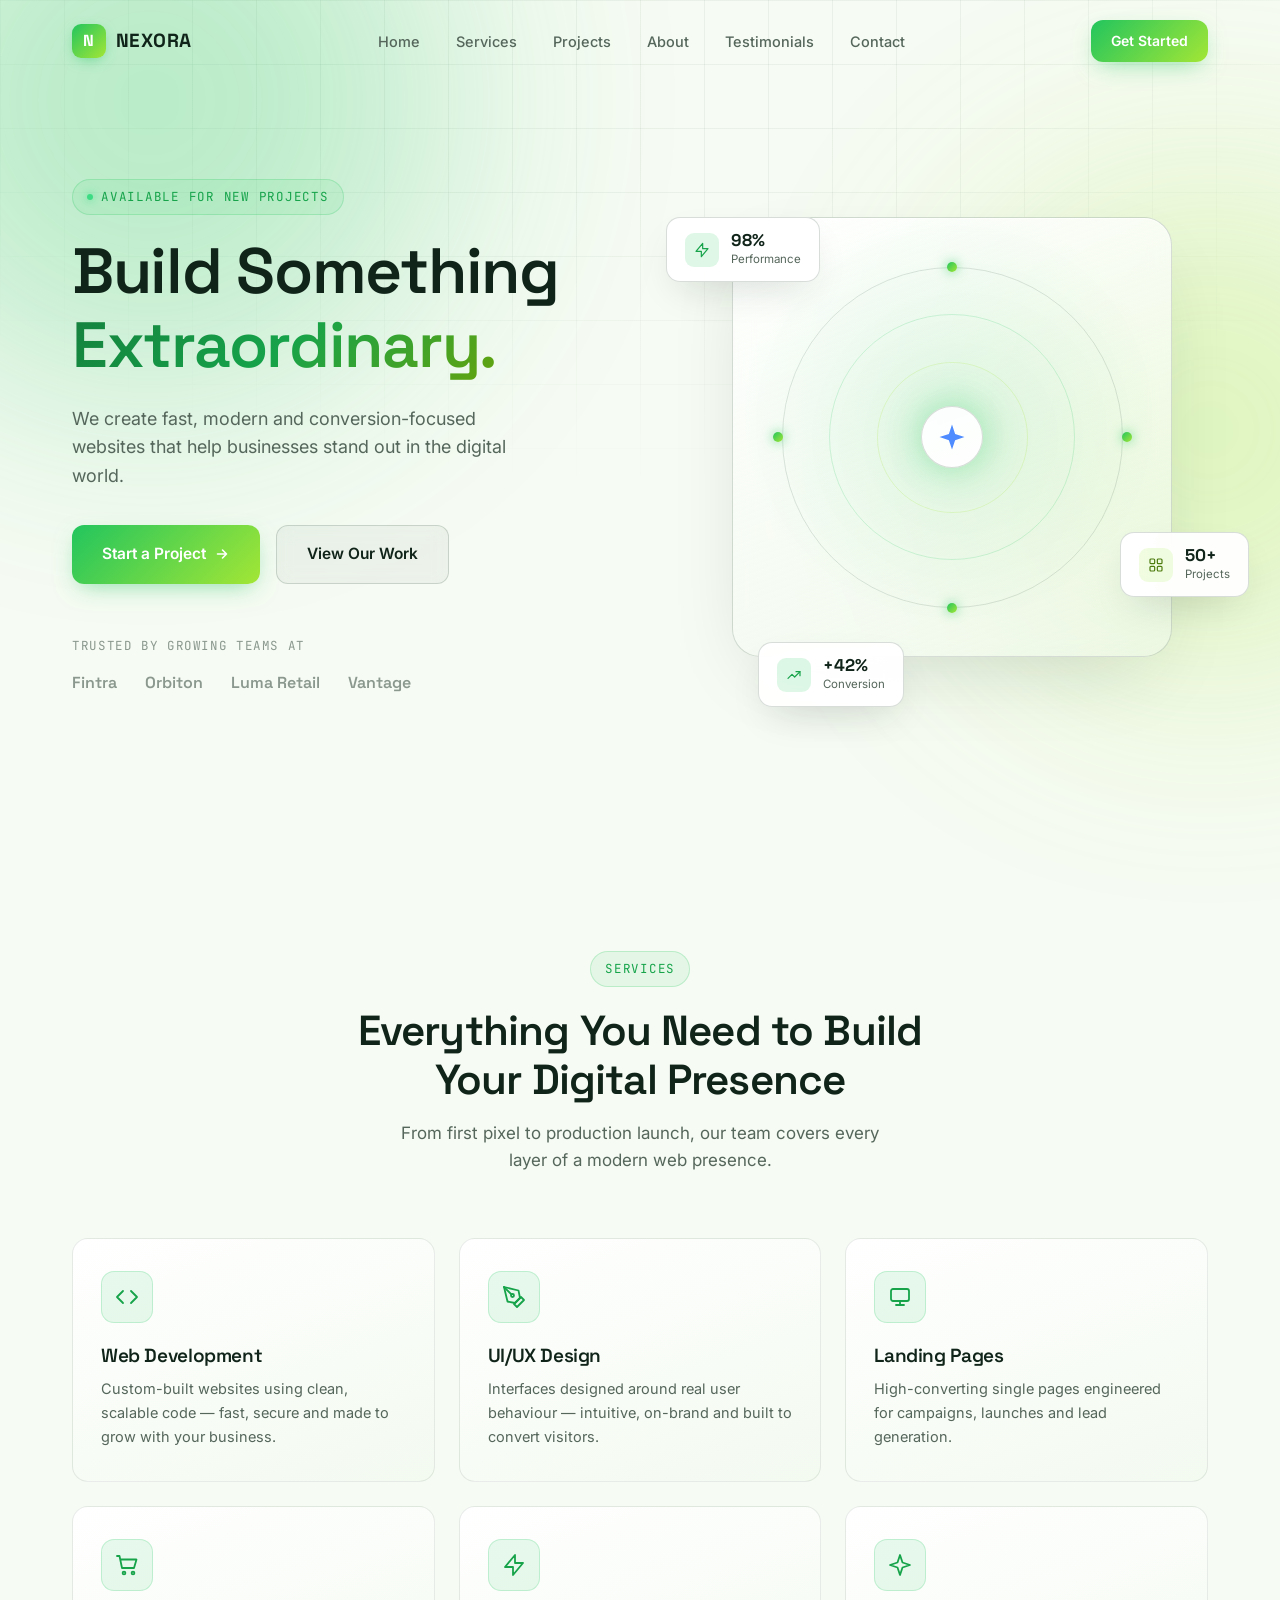
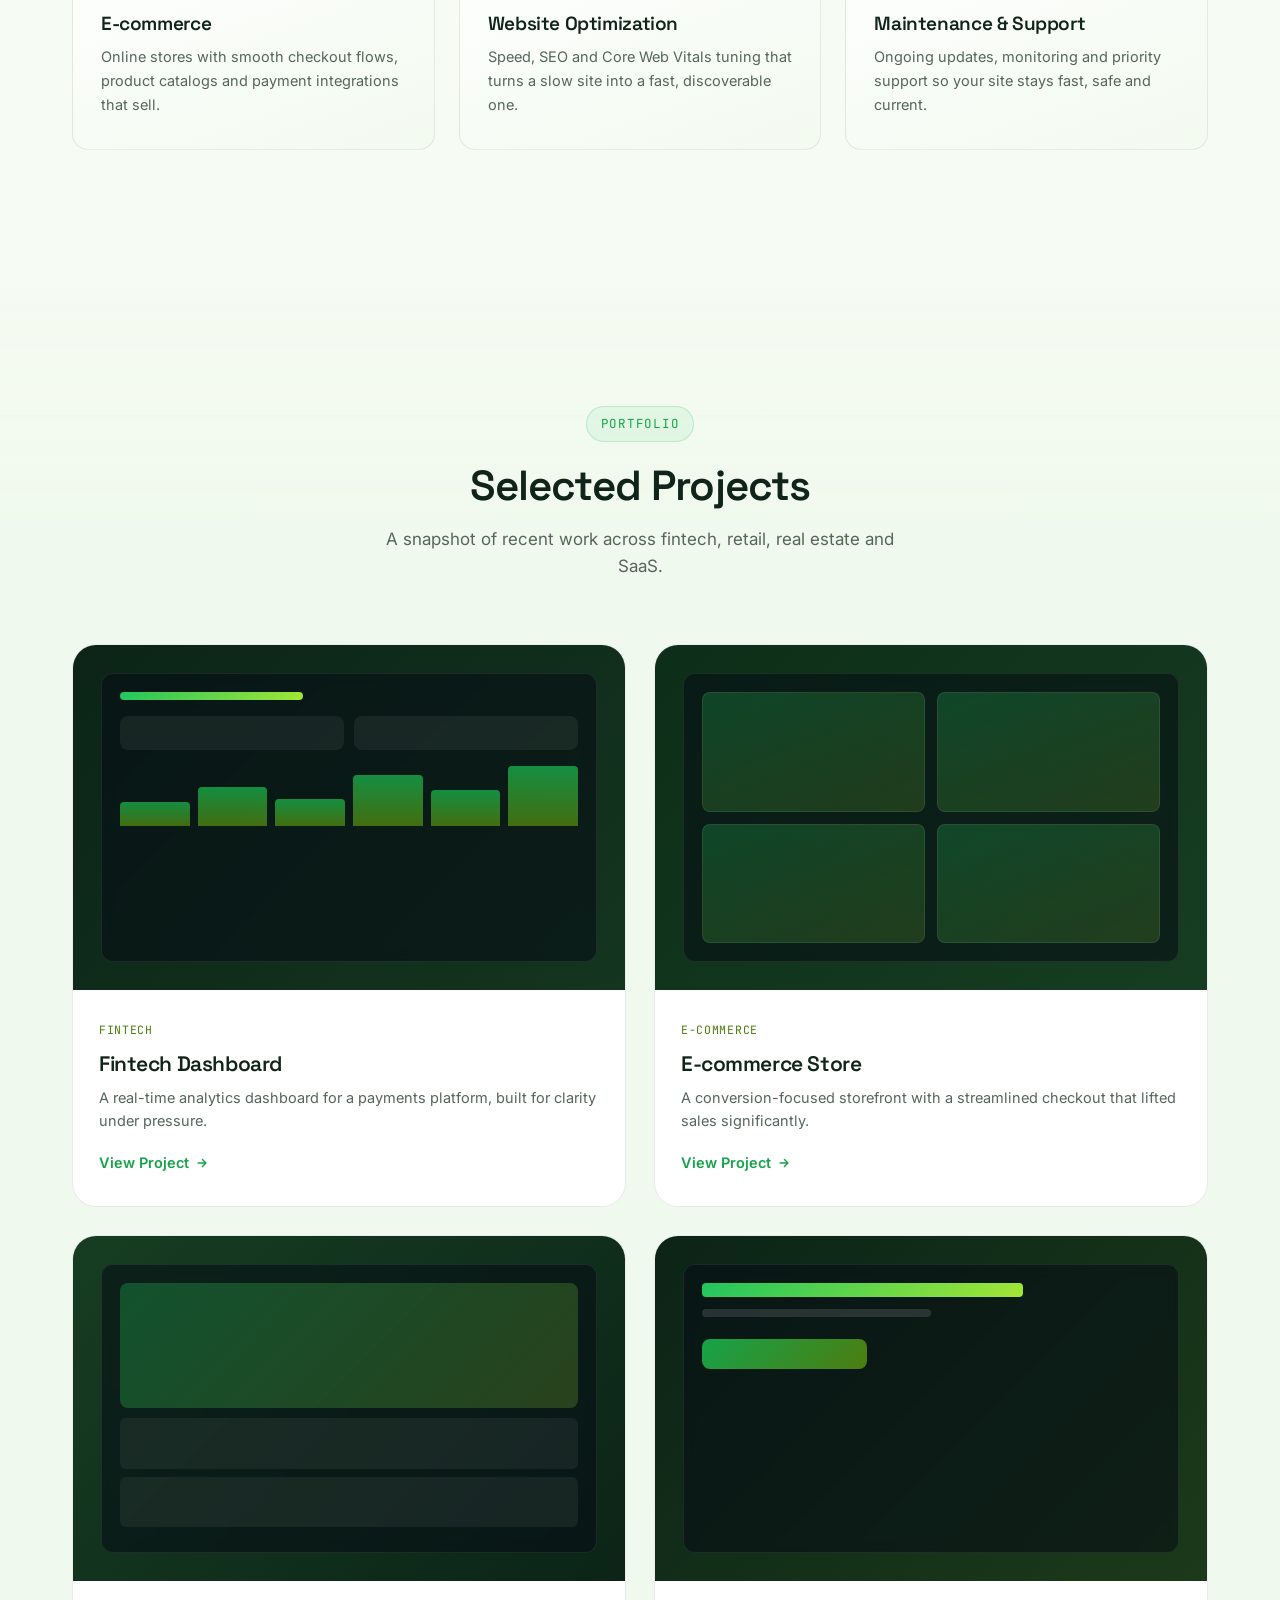
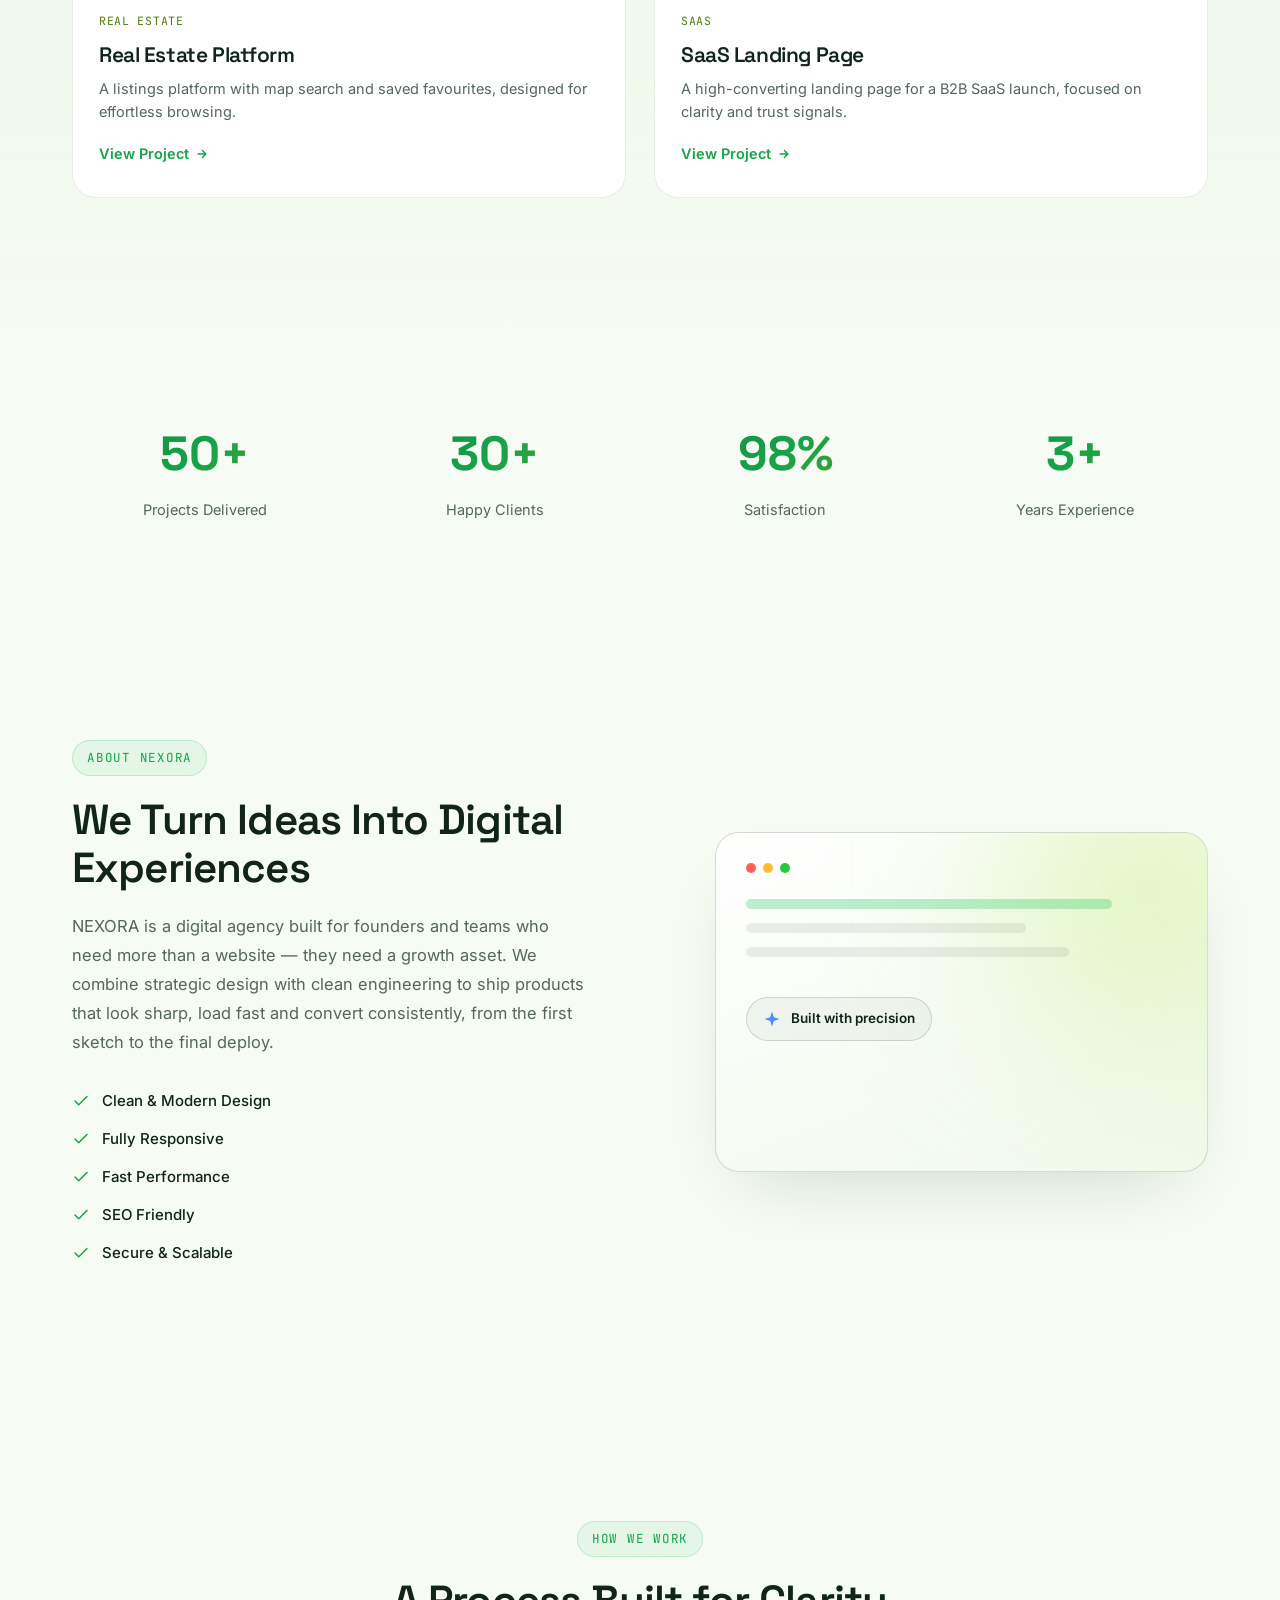
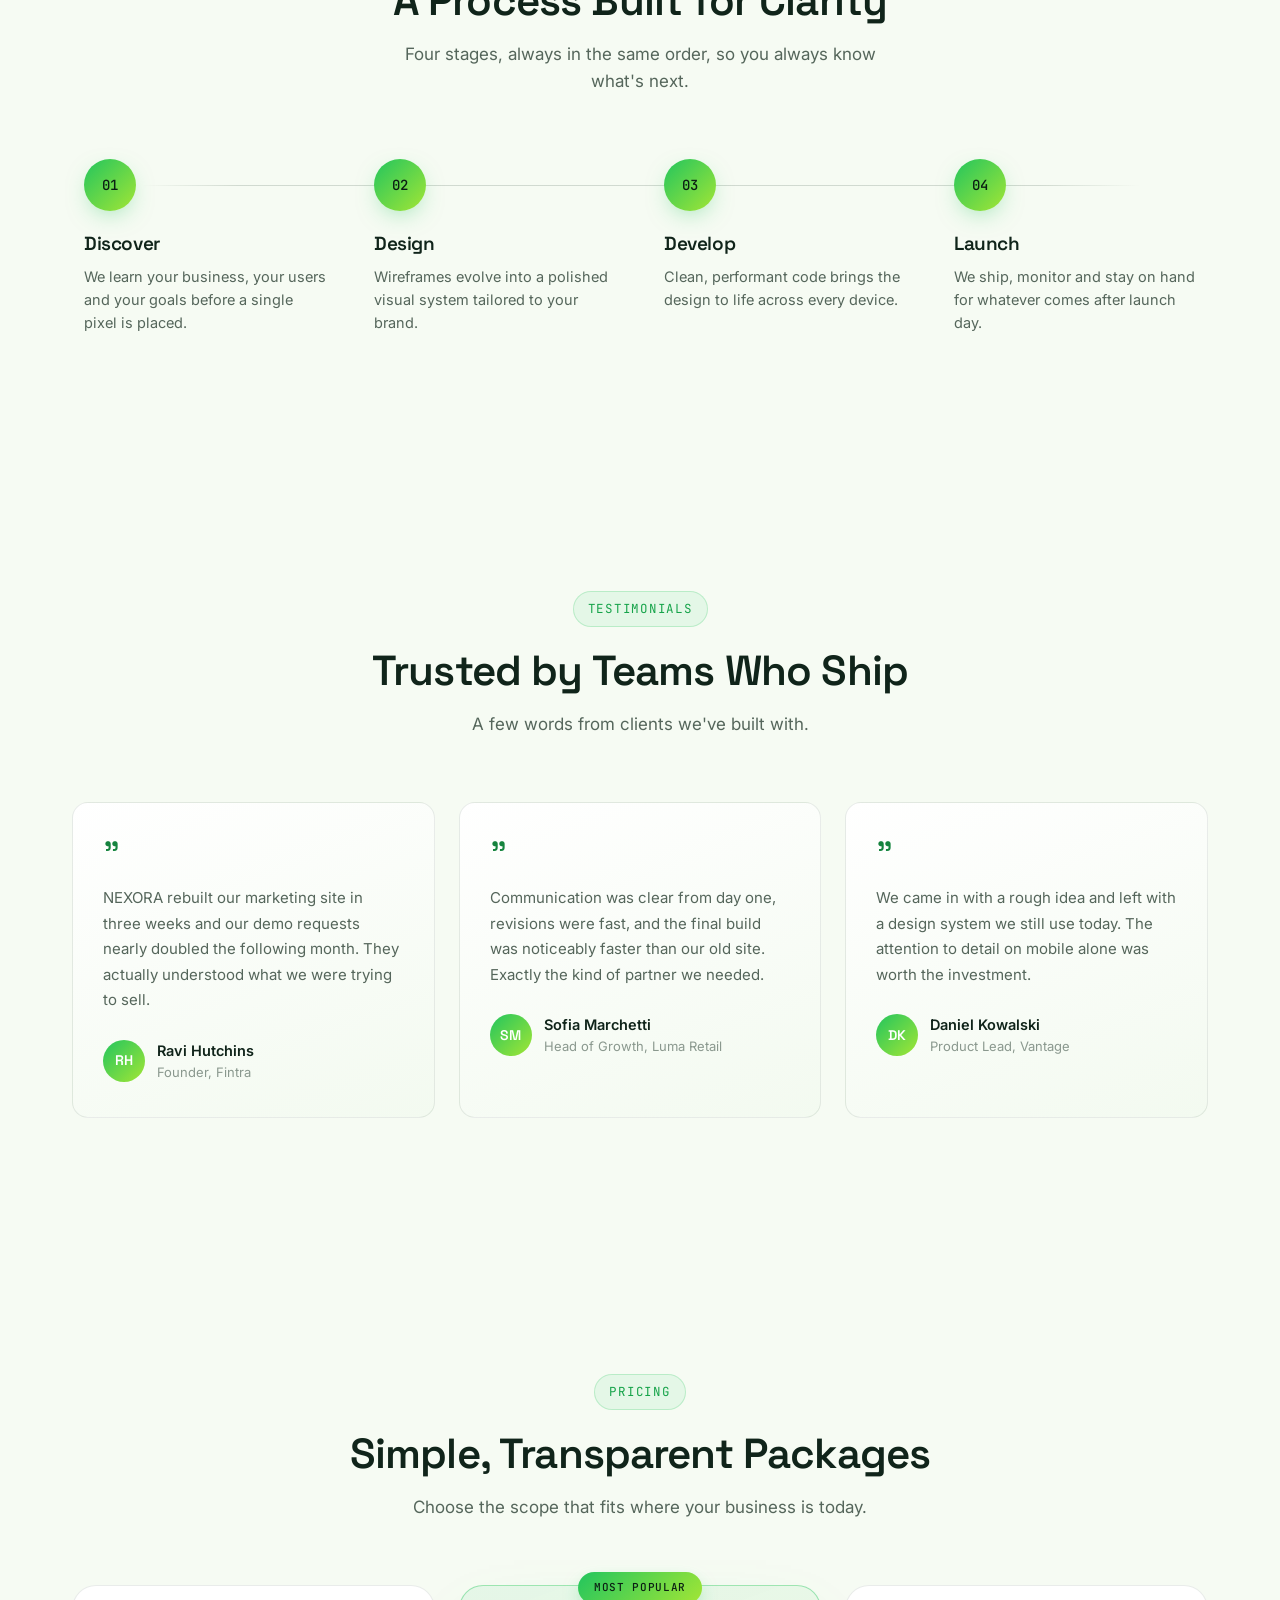
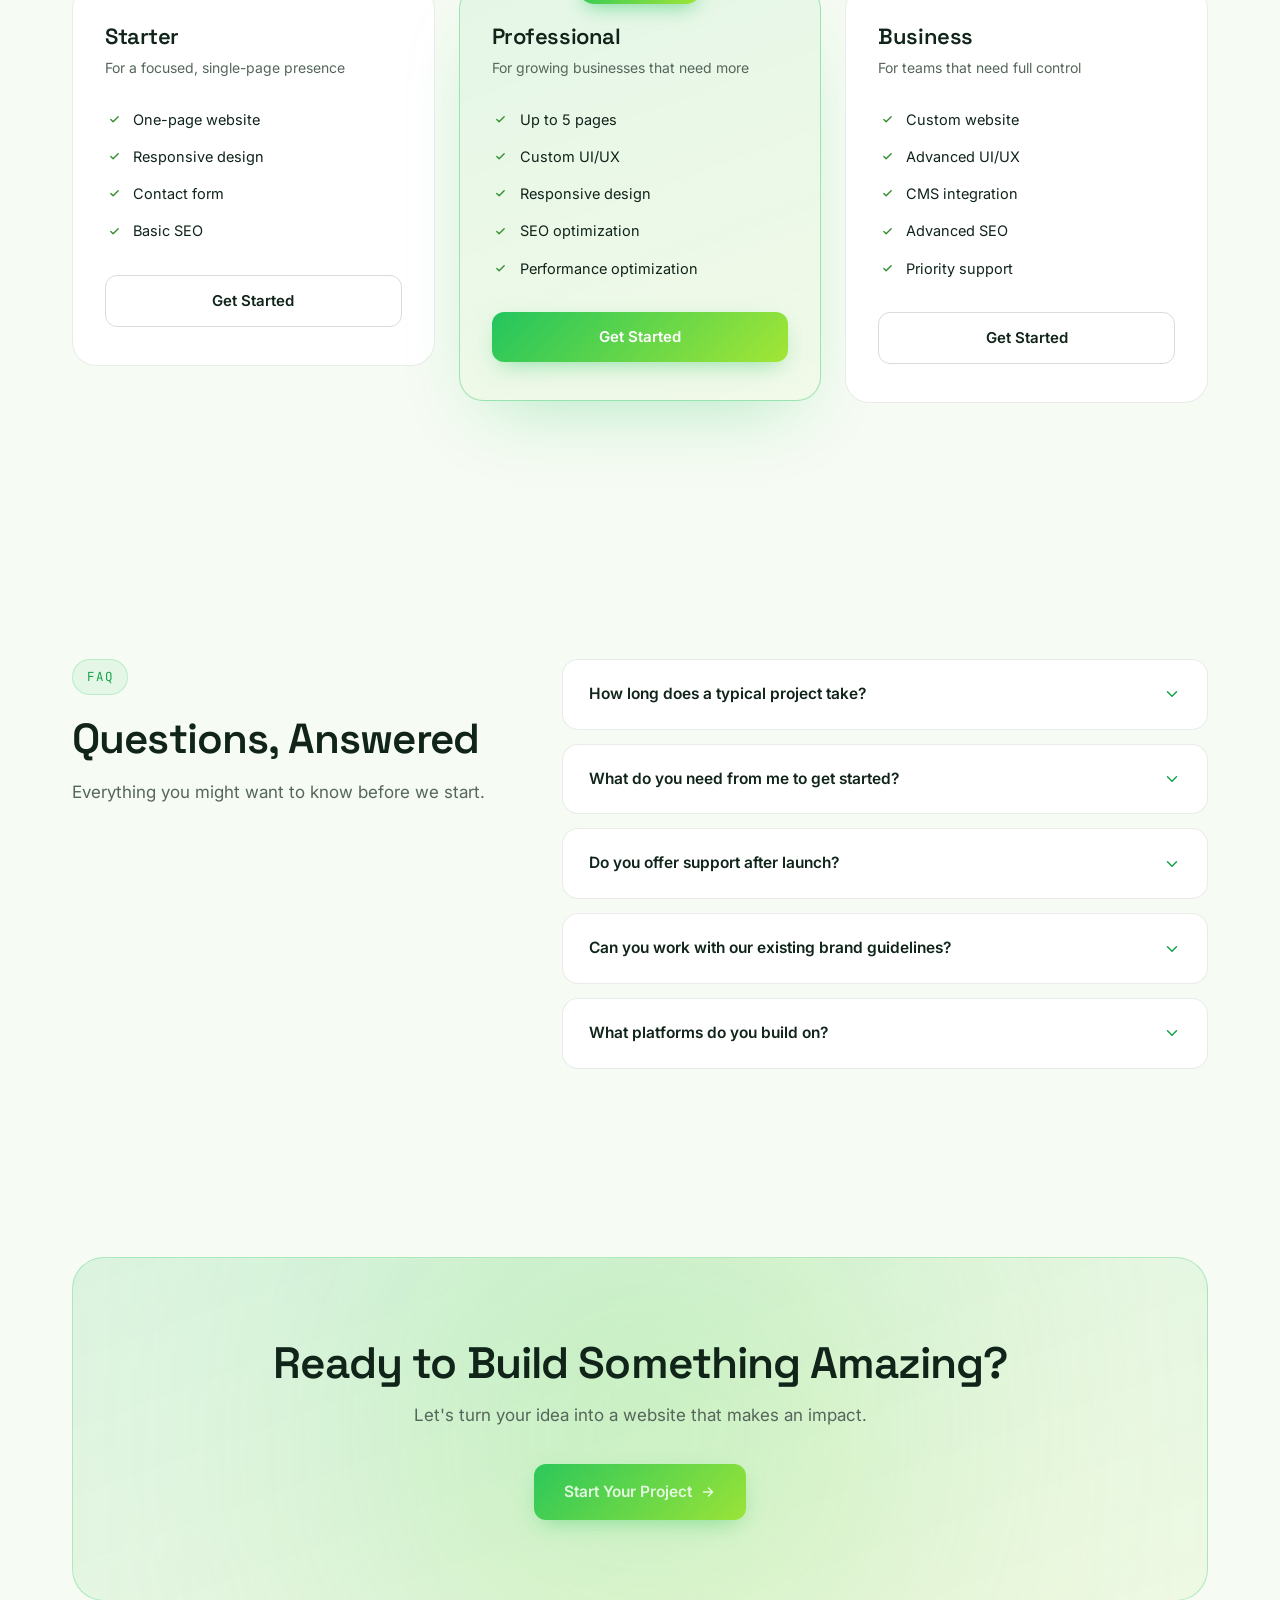
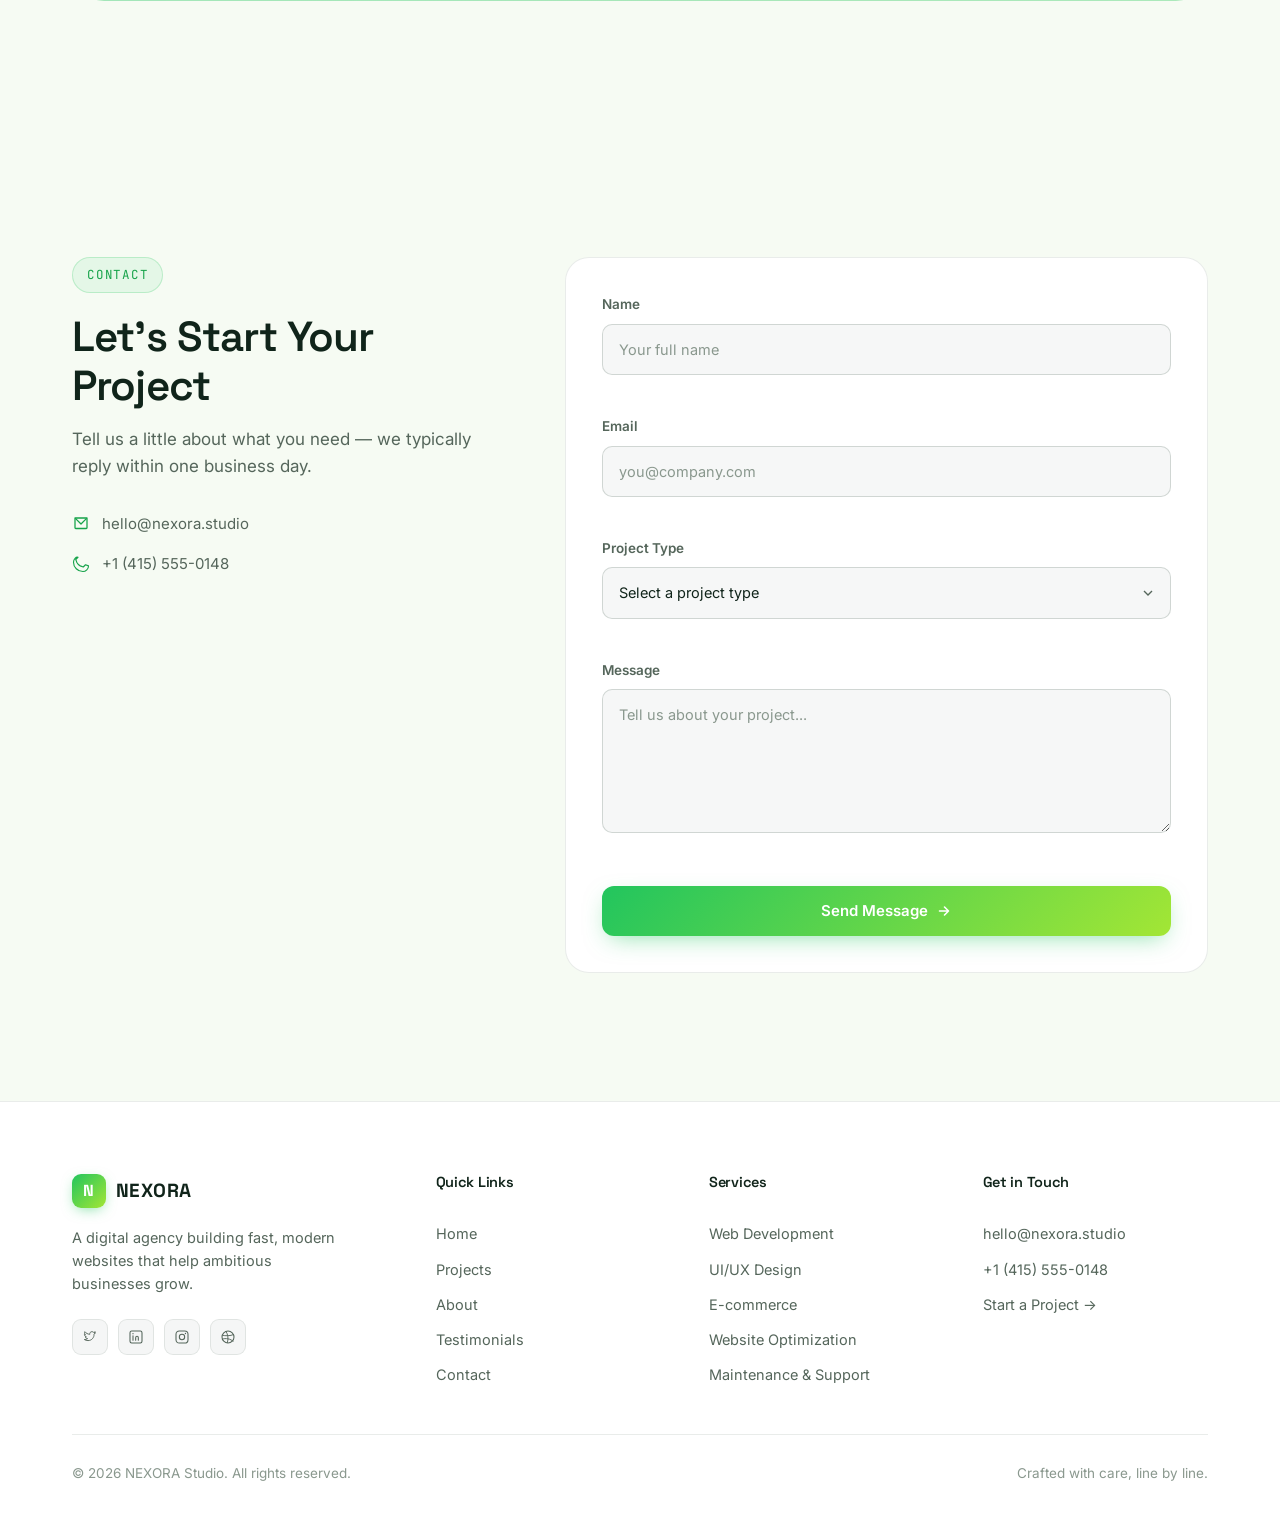
<file: index.html>
<!DOCTYPE html>
<html lang="en">
<head>
<meta charset="UTF-8">
<meta name="viewport" content="width=device-width, initial-scale=1.0">
<title>NEXORA — Digital Agency | Web Development &amp; Design Studio</title>
<meta name="description" content="NEXORA is a premium digital agency building fast, modern, conversion-focused websites for ambitious businesses.">

<link rel="preconnect" href="https://fonts.googleapis.com">
<link rel="preconnect" href="https://fonts.gstatic.com" crossorigin>
<link href="https://fonts.googleapis.com/css2?family=Space+Grotesk:wght@400;500;600;700&family=Inter:wght@400;500;600;700&family=JetBrains+Mono:wght@400;500&display=swap" rel="stylesheet">

<link rel="stylesheet" href="style.css">
</head>
<body>

<!-- ============ BACKGROUND GRID + GLOW LAYER ============ -->
<div class="bg-grid" aria-hidden="true"></div>
<div class="bg-glow bg-glow--one" aria-hidden="true"></div>
<div class="bg-glow bg-glow--two" aria-hidden="true"></div>

<!-- ============ NAVBAR ============ -->
<header class="navbar" id="navbar">
  <div class="container navbar__inner">
    <a href="#home" class="navbar__logo">
      <span class="navbar__logo-mark">N</span>
      <span class="navbar__logo-text">NEXORA</span>
    </a>

    <nav class="navbar__links" id="navLinks">
      <a href="#home" class="navbar__link">Home</a>
      <a href="#services" class="navbar__link">Services</a>
      <a href="#projects" class="navbar__link">Projects</a>
      <a href="#about" class="navbar__link">About</a>
      <a href="#testimonials" class="navbar__link">Testimonials</a>
      <a href="#contact" class="navbar__link">Contact</a>
    </nav>

    <div class="navbar__actions">
      <a href="#contact" class="btn btn--primary btn--sm">Get Started</a>
      <button class="hamburger" id="hamburger" aria-label="Toggle menu" aria-expanded="false" aria-controls="mobileMenu">
        <span></span><span></span><span></span>
      </button>
    </div>
  </div>

  <!-- Mobile Menu -->
  <div class="mobile-menu" id="mobileMenu">
    <a href="#home" class="mobile-menu__link">Home</a>
    <a href="#services" class="mobile-menu__link">Services</a>
    <a href="#projects" class="mobile-menu__link">Projects</a>
    <a href="#about" class="mobile-menu__link">About</a>
    <a href="#testimonials" class="mobile-menu__link">Testimonials</a>
    <a href="#contact" class="mobile-menu__link">Contact</a>
    <a href="#contact" class="btn btn--primary mobile-menu__cta">Get Started</a>
  </div>
</header>

<main>

  <!-- ============ HERO ============ -->
  <section class="hero" id="home">
    <div class="container hero__inner">
      <div class="hero__content reveal">
        <div class="eyebrow">
          <span class="eyebrow__dot"></span>
          Available for new projects
        </div>

        <h1 class="hero__heading">
          Build Something <span class="text-gradient">Extraordinary.</span>
        </h1>

        <p class="hero__desc">
          We create fast, modern and conversion-focused websites that help businesses stand out in the digital world.
        </p>

        <div class="hero__actions">
          <a href="#contact" class="btn btn--primary btn--lg">
            Start a Project
            <svg width="16" height="16" viewBox="0 0 16 16" fill="none"><path d="M3.5 8H12.5M12.5 8L8.5 4M12.5 8L8.5 12" stroke="currentColor" stroke-width="1.6" stroke-linecap="round" stroke-linejoin="round"/></svg>
          </a>
          <a href="#projects" class="btn btn--ghost btn--lg">View Our Work</a>
        </div>

        <div class="hero__clients">
          <span class="hero__clients-label">Trusted by growing teams at</span>
          <div class="hero__clients-row">
            <span>Fintra</span><span>Orbiton</span><span>Luma Retail</span><span>Vantage</span>
          </div>
        </div>
      </div>

      <div class="hero__visual reveal">
        <div class="orbit-panel">
          <div class="orbit-panel__glass">
            <div class="orbit" aria-hidden="true">
              <div class="orbit__ring orbit__ring--1"></div>
              <div class="orbit__ring orbit__ring--2"></div>
              <div class="orbit__ring orbit__ring--3"></div>
              <div class="orbit__core">
                <svg width="30" height="30" viewBox="0 0 24 24" fill="none"><path d="M12 2L14.5 9.5L22 12L14.5 14.5L12 22L9.5 14.5L2 12L9.5 9.5L12 2Z" fill="url(#coreGrad)"/><defs><linearGradient id="coreGrad" x1="2" y1="2" x2="22" y2="22"><stop stop-color="#4F8CFF"/><stop offset="1" stop-color="#8B5CF6"/></linearGradient></defs></svg>
              </div>
              <div class="orbit__node orbit__node--1"></div>
              <div class="orbit__node orbit__node--2"></div>
              <div class="orbit__node orbit__node--3"></div>
              <div class="orbit__node orbit__node--4"></div>
            </div>
          </div>

          <!-- Floating stat cards -->
          <div class="float-card float-card--1">
            <div class="float-card__icon float-card__icon--blue">
              <svg width="16" height="16" viewBox="0 0 24 24" fill="none"><path d="M13 2L3 14H11L11 22L21 10H13L13 2Z" stroke="currentColor" stroke-width="1.8" stroke-linejoin="round"/></svg>
            </div>
            <div>
              <div class="float-card__value">98%</div>
              <div class="float-card__label">Performance</div>
            </div>
          </div>

          <div class="float-card float-card--2">
            <div class="float-card__icon float-card__icon--purple">
              <svg width="16" height="16" viewBox="0 0 24 24" fill="none"><rect x="3" y="3" width="7" height="7" rx="1.5" stroke="currentColor" stroke-width="1.8"/><rect x="14" y="3" width="7" height="7" rx="1.5" stroke="currentColor" stroke-width="1.8"/><rect x="3" y="14" width="7" height="7" rx="1.5" stroke="currentColor" stroke-width="1.8"/><rect x="14" y="14" width="7" height="7" rx="1.5" stroke="currentColor" stroke-width="1.8"/></svg>
            </div>
            <div>
              <div class="float-card__value">50+</div>
              <div class="float-card__label">Projects</div>
            </div>
          </div>

          <div class="float-card float-card--3">
            <div class="float-card__icon float-card__icon--blue">
              <svg width="16" height="16" viewBox="0 0 24 24" fill="none"><path d="M3 17L9 11L13 15L21 7" stroke="currentColor" stroke-width="1.8" stroke-linecap="round" stroke-linejoin="round"/><path d="M15 7H21V13" stroke="currentColor" stroke-width="1.8" stroke-linecap="round" stroke-linejoin="round"/></svg>
            </div>
            <div>
              <div class="float-card__value">+42%</div>
              <div class="float-card__label">Conversion</div>
            </div>
          </div>
        </div>
      </div>
    </div>
  </section>

  <!-- ============ SERVICES ============ -->
  <section class="services" id="services">
    <div class="container">
      <div class="section-head reveal">
        <div class="eyebrow eyebrow--center">Services</div>
        <h2 class="section-title">Everything You Need to Build Your Digital Presence</h2>
        <p class="section-desc">From first pixel to production launch, our team covers every layer of a modern web presence.</p>
      </div>

      <div class="services-grid">
        <div class="service-card reveal">
          <div class="service-card__icon">
            <svg width="24" height="24" viewBox="0 0 24 24" fill="none"><path d="M16 18L22 12L16 6" stroke="currentColor" stroke-width="1.8" stroke-linecap="round" stroke-linejoin="round"/><path d="M8 6L2 12L8 18" stroke="currentColor" stroke-width="1.8" stroke-linecap="round" stroke-linejoin="round"/></svg>
          </div>
          <h3 class="service-card__title">Web Development</h3>
          <p class="service-card__desc">Custom-built websites using clean, scalable code — fast, secure and made to grow with your business.</p>
        </div>

        <div class="service-card reveal">
          <div class="service-card__icon">
            <svg width="24" height="24" viewBox="0 0 24 24" fill="none"><path d="M12 19L19 12L22 15L15 22L12 19Z" stroke="currentColor" stroke-width="1.8" stroke-linejoin="round"/><path d="M18 13L16.5 5.5L2 2L5.5 16.5L13 18L18 13Z" stroke="currentColor" stroke-width="1.8" stroke-linejoin="round"/><path d="M2 2L9.5 9.5" stroke="currentColor" stroke-width="1.8" stroke-linecap="round"/><circle cx="10.5" cy="10.5" r="1.5" stroke="currentColor" stroke-width="1.8"/></svg>
          </div>
          <h3 class="service-card__title">UI/UX Design</h3>
          <p class="service-card__desc">Interfaces designed around real user behaviour — intuitive, on-brand and built to convert visitors.</p>
        </div>

        <div class="service-card reveal">
          <div class="service-card__icon">
            <svg width="24" height="24" viewBox="0 0 24 24" fill="none"><rect x="3" y="4" width="18" height="12" rx="2" stroke="currentColor" stroke-width="1.8"/><path d="M8 20H16" stroke="currentColor" stroke-width="1.8" stroke-linecap="round"/><path d="M12 16V20" stroke="currentColor" stroke-width="1.8" stroke-linecap="round"/></svg>
          </div>
          <h3 class="service-card__title">Landing Pages</h3>
          <p class="service-card__desc">High-converting single pages engineered for campaigns, launches and lead generation.</p>
        </div>

        <div class="service-card reveal">
          <div class="service-card__icon">
            <svg width="24" height="24" viewBox="0 0 24 24" fill="none"><circle cx="9" cy="20" r="1.4" stroke="currentColor" stroke-width="1.8"/><circle cx="18" cy="20" r="1.4" stroke="currentColor" stroke-width="1.8"/><path d="M2 3H4.5L7 15H19L21.5 6.5H5.5" stroke="currentColor" stroke-width="1.8" stroke-linecap="round" stroke-linejoin="round"/></svg>
          </div>
          <h3 class="service-card__title">E-commerce</h3>
          <p class="service-card__desc">Online stores with smooth checkout flows, product catalogs and payment integrations that sell.</p>
        </div>

        <div class="service-card reveal">
          <div class="service-card__icon">
            <svg width="24" height="24" viewBox="0 0 24 24" fill="none"><path d="M13 2L3 14H11L11 22L21 10H13L13 2Z" stroke="currentColor" stroke-width="1.8" stroke-linejoin="round"/></svg>
          </div>
          <h3 class="service-card__title">Website Optimization</h3>
          <p class="service-card__desc">Speed, SEO and Core Web Vitals tuning that turns a slow site into a fast, discoverable one.</p>
        </div>

        <div class="service-card reveal">
          <div class="service-card__icon">
            <svg width="24" height="24" viewBox="0 0 24 24" fill="none"><path d="M12 2L14.5 9.5L22 12L14.5 14.5L12 22L9.5 14.5L2 12L9.5 9.5L12 2Z" stroke="currentColor" stroke-width="1.8" stroke-linejoin="round"/></svg>
          </div>
          <h3 class="service-card__title">Maintenance &amp; Support</h3>
          <p class="service-card__desc">Ongoing updates, monitoring and priority support so your site stays fast, safe and current.</p>
        </div>
      </div>
    </div>
  </section>

  <!-- ============ PORTFOLIO ============ -->
  <section class="portfolio" id="projects">
    <div class="container">
      <div class="section-head reveal">
        <div class="eyebrow eyebrow--center">Portfolio</div>
        <h2 class="section-title">Selected Projects</h2>
        <p class="section-desc">A snapshot of recent work across fintech, retail, real estate and SaaS.</p>
      </div>

      <div class="portfolio-grid">
        <article class="project-card reveal">
          <div class="project-card__image project-card__image--fintech">
            <div class="mock mock--fintech">
              <div class="mock__bar"></div>
              <div class="mock__row">
                <div class="mock__stat"></div>
                <div class="mock__stat"></div>
              </div>
              <div class="mock__chart">
                <span></span><span></span><span></span><span></span><span></span><span></span>
              </div>
            </div>
          </div>
          <div class="project-card__body">
            <span class="project-card__category">Fintech</span>
            <h3 class="project-card__title">Fintech Dashboard</h3>
            <p class="project-card__desc">A real-time analytics dashboard for a payments platform, built for clarity under pressure.</p>
            <a href="#" class="project-card__link">View Project
              <svg width="14" height="14" viewBox="0 0 16 16" fill="none"><path d="M3.5 8H12.5M12.5 8L8.5 4M12.5 8L8.5 12" stroke="currentColor" stroke-width="1.6" stroke-linecap="round" stroke-linejoin="round"/></svg>
            </a>
          </div>
        </article>

        <article class="project-card reveal">
          <div class="project-card__image project-card__image--ecommerce">
            <div class="mock mock--ecommerce">
              <div class="mock__grid">
                <div class="mock__product"></div>
                <div class="mock__product"></div>
                <div class="mock__product"></div>
                <div class="mock__product"></div>
              </div>
            </div>
          </div>
          <div class="project-card__body">
            <span class="project-card__category">E-commerce</span>
            <h3 class="project-card__title">E-commerce Store</h3>
            <p class="project-card__desc">A conversion-focused storefront with a streamlined checkout that lifted sales significantly.</p>
            <a href="#" class="project-card__link">View Project
              <svg width="14" height="14" viewBox="0 0 16 16" fill="none"><path d="M3.5 8H12.5M12.5 8L8.5 4M12.5 8L8.5 12" stroke="currentColor" stroke-width="1.6" stroke-linecap="round" stroke-linejoin="round"/></svg>
            </a>
          </div>
        </article>

        <article class="project-card reveal">
          <div class="project-card__image project-card__image--realestate">
            <div class="mock mock--realestate">
              <div class="mock__hero"></div>
              <div class="mock__listing"></div>
              <div class="mock__listing"></div>
            </div>
          </div>
          <div class="project-card__body">
            <span class="project-card__category">Real Estate</span>
            <h3 class="project-card__title">Real Estate Platform</h3>
            <p class="project-card__desc">A listings platform with map search and saved favourites, designed for effortless browsing.</p>
            <a href="#" class="project-card__link">View Project
              <svg width="14" height="14" viewBox="0 0 16 16" fill="none"><path d="M3.5 8H12.5M12.5 8L8.5 4M12.5 8L8.5 12" stroke="currentColor" stroke-width="1.6" stroke-linecap="round" stroke-linejoin="round"/></svg>
            </a>
          </div>
        </article>

        <article class="project-card reveal">
          <div class="project-card__image project-card__image--saas">
            <div class="mock mock--saas">
              <div class="mock__headline"></div>
              <div class="mock__subline"></div>
              <div class="mock__cta"></div>
            </div>
          </div>
          <div class="project-card__body">
            <span class="project-card__category">SaaS</span>
            <h3 class="project-card__title">SaaS Landing Page</h3>
            <p class="project-card__desc">A high-converting landing page for a B2B SaaS launch, focused on clarity and trust signals.</p>
            <a href="#" class="project-card__link">View Project
              <svg width="14" height="14" viewBox="0 0 16 16" fill="none"><path d="M3.5 8H12.5M12.5 8L8.5 4M12.5 8L8.5 12" stroke="currentColor" stroke-width="1.6" stroke-linecap="round" stroke-linejoin="round"/></svg>
            </a>
          </div>
        </article>
      </div>
    </div>
  </section>

  <!-- ============ STATISTICS ============ -->
  <section class="stats">
    <div class="container">
      <div class="stats-grid">
        <div class="stat reveal">
          <div class="stat__value" data-count="50" data-suffix="+">0</div>
          <div class="stat__label">Projects Delivered</div>
        </div>
        <div class="stat reveal">
          <div class="stat__value" data-count="30" data-suffix="+">0</div>
          <div class="stat__label">Happy Clients</div>
        </div>
        <div class="stat reveal">
          <div class="stat__value" data-count="98" data-suffix="%">0</div>
          <div class="stat__label">Satisfaction</div>
        </div>
        <div class="stat reveal">
          <div class="stat__value" data-count="3" data-suffix="+">0</div>
          <div class="stat__label">Years Experience</div>
        </div>
      </div>
    </div>
  </section>

  <!-- ============ ABOUT ============ -->
  <section class="about" id="about">
    <div class="container about__inner">
      <div class="about__content reveal">
        <div class="eyebrow">About Nexora</div>
        <h2 class="section-title section-title--left">We Turn Ideas Into Digital Experiences</h2>
        <p class="about__desc">
          NEXORA is a digital agency built for founders and teams who need more than a website — they need a growth
          asset. We combine strategic design with clean engineering to ship products that look sharp, load fast and
          convert consistently, from the first sketch to the final deploy.
        </p>

        <ul class="feature-list">
          <li class="feature-list__item">
            <svg width="18" height="18" viewBox="0 0 24 24" fill="none"><path d="M4 12L9 17L20 6" stroke="currentColor" stroke-width="2" stroke-linecap="round" stroke-linejoin="round"/></svg>
            Clean &amp; Modern Design
          </li>
          <li class="feature-list__item">
            <svg width="18" height="18" viewBox="0 0 24 24" fill="none"><path d="M4 12L9 17L20 6" stroke="currentColor" stroke-width="2" stroke-linecap="round" stroke-linejoin="round"/></svg>
            Fully Responsive
          </li>
          <li class="feature-list__item">
            <svg width="18" height="18" viewBox="0 0 24 24" fill="none"><path d="M4 12L9 17L20 6" stroke="currentColor" stroke-width="2" stroke-linecap="round" stroke-linejoin="round"/></svg>
            Fast Performance
          </li>
          <li class="feature-list__item">
            <svg width="18" height="18" viewBox="0 0 24 24" fill="none"><path d="M4 12L9 17L20 6" stroke="currentColor" stroke-width="2" stroke-linecap="round" stroke-linejoin="round"/></svg>
            SEO Friendly
          </li>
          <li class="feature-list__item">
            <svg width="18" height="18" viewBox="0 0 24 24" fill="none"><path d="M4 12L9 17L20 6" stroke="currentColor" stroke-width="2" stroke-linecap="round" stroke-linejoin="round"/></svg>
            Secure &amp; Scalable
          </li>
        </ul>
      </div>

      <div class="about__visual reveal">
        <div class="about-card">
          <div class="about-card__glow"></div>
          <div class="about-card__row">
            <span class="about-card__dot about-card__dot--red"></span>
            <span class="about-card__dot about-card__dot--yellow"></span>
            <span class="about-card__dot about-card__dot--green"></span>
          </div>
          <div class="about-card__line about-card__line--1"></div>
          <div class="about-card__line about-card__line--2"></div>
          <div class="about-card__line about-card__line--3"></div>
          <div class="about-card__badge">
            <svg width="18" height="18" viewBox="0 0 24 24" fill="none"><path d="M12 2L14.5 9.5L22 12L14.5 14.5L12 22L9.5 14.5L2 12L9.5 9.5L12 2Z" fill="url(#aboutGrad)"/><defs><linearGradient id="aboutGrad" x1="2" y1="2" x2="22" y2="22"><stop stop-color="#4F8CFF"/><stop offset="1" stop-color="#8B5CF6"/></linearGradient></defs></svg>
            <span>Built with precision</span>
          </div>
        </div>
      </div>
    </div>
  </section>

  <!-- ============ PROCESS ============ -->
  <section class="process">
    <div class="container">
      <div class="section-head reveal">
        <div class="eyebrow eyebrow--center">How We Work</div>
        <h2 class="section-title">A Process Built for Clarity</h2>
        <p class="section-desc">Four stages, always in the same order, so you always know what's next.</p>
      </div>

      <div class="timeline">
        <div class="timeline__line" aria-hidden="true"></div>

        <div class="timeline-step reveal">
          <div class="timeline-step__number">01</div>
          <h3 class="timeline-step__title">Discover</h3>
          <p class="timeline-step__desc">We learn your business, your users and your goals before a single pixel is placed.</p>
        </div>

        <div class="timeline-step reveal">
          <div class="timeline-step__number">02</div>
          <h3 class="timeline-step__title">Design</h3>
          <p class="timeline-step__desc">Wireframes evolve into a polished visual system tailored to your brand.</p>
        </div>

        <div class="timeline-step reveal">
          <div class="timeline-step__number">03</div>
          <h3 class="timeline-step__title">Develop</h3>
          <p class="timeline-step__desc">Clean, performant code brings the design to life across every device.</p>
        </div>

        <div class="timeline-step reveal">
          <div class="timeline-step__number">04</div>
          <h3 class="timeline-step__title">Launch</h3>
          <p class="timeline-step__desc">We ship, monitor and stay on hand for whatever comes after launch day.</p>
        </div>
      </div>
    </div>
  </section>

  <!-- ============ TESTIMONIALS ============ -->
  <section class="testimonials" id="testimonials">
    <div class="container">
      <div class="section-head reveal">
        <div class="eyebrow eyebrow--center">Testimonials</div>
        <h2 class="section-title">Trusted by Teams Who Ship</h2>
        <p class="section-desc">A few words from clients we've built with.</p>
      </div>

      <div class="testimonials-grid">
        <div class="testimonial-card reveal">
          <div class="testimonial-card__quote-mark">"</div>
          <p class="testimonial-card__text">NEXORA rebuilt our marketing site in three weeks and our demo requests nearly doubled the following month. They actually understood what we were trying to sell.</p>
          <div class="testimonial-card__author">
            <div class="testimonial-card__avatar">RH</div>
            <div>
              <div class="testimonial-card__name">Ravi Hutchins</div>
              <div class="testimonial-card__role">Founder, Fintra</div>
            </div>
          </div>
        </div>

        <div class="testimonial-card reveal">
          <div class="testimonial-card__quote-mark">"</div>
          <p class="testimonial-card__text">Communication was clear from day one, revisions were fast, and the final build was noticeably faster than our old site. Exactly the kind of partner we needed.</p>
          <div class="testimonial-card__author">
            <div class="testimonial-card__avatar">SM</div>
            <div>
              <div class="testimonial-card__name">Sofia Marchetti</div>
              <div class="testimonial-card__role">Head of Growth, Luma Retail</div>
            </div>
          </div>
        </div>

        <div class="testimonial-card reveal">
          <div class="testimonial-card__quote-mark">"</div>
          <p class="testimonial-card__text">We came in with a rough idea and left with a design system we still use today. The attention to detail on mobile alone was worth the investment.</p>
          <div class="testimonial-card__author">
            <div class="testimonial-card__avatar">DK</div>
            <div>
              <div class="testimonial-card__name">Daniel Kowalski</div>
              <div class="testimonial-card__role">Product Lead, Vantage</div>
            </div>
          </div>
        </div>
      </div>
    </div>
  </section>

  <!-- ============ PRICING ============ -->
  <section class="pricing">
    <div class="container">
      <div class="section-head reveal">
        <div class="eyebrow eyebrow--center">Pricing</div>
        <h2 class="section-title">Simple, Transparent Packages</h2>
        <p class="section-desc">Choose the scope that fits where your business is today.</p>
      </div>

      <div class="pricing-grid">
        <div class="pricing-card reveal">
          <h3 class="pricing-card__name">Starter</h3>
          <p class="pricing-card__tagline">For a focused, single-page presence</p>
          <ul class="pricing-card__features">
            <li>One-page website</li>
            <li>Responsive design</li>
            <li>Contact form</li>
            <li>Basic SEO</li>
          </ul>
          <a href="#contact" class="btn btn--outline pricing-card__cta">Get Started</a>
        </div>

        <div class="pricing-card pricing-card--featured reveal">
          <div class="pricing-card__badge">MOST POPULAR</div>
          <h3 class="pricing-card__name">Professional</h3>
          <p class="pricing-card__tagline">For growing businesses that need more</p>
          <ul class="pricing-card__features">
            <li>Up to 5 pages</li>
            <li>Custom UI/UX</li>
            <li>Responsive design</li>
            <li>SEO optimization</li>
            <li>Performance optimization</li>
          </ul>
          <a href="#contact" class="btn btn--primary pricing-card__cta">Get Started</a>
        </div>

        <div class="pricing-card reveal">
          <h3 class="pricing-card__name">Business</h3>
          <p class="pricing-card__tagline">For teams that need full control</p>
          <ul class="pricing-card__features">
            <li>Custom website</li>
            <li>Advanced UI/UX</li>
            <li>CMS integration</li>
            <li>Advanced SEO</li>
            <li>Priority support</li>
          </ul>
          <a href="#contact" class="btn btn--outline pricing-card__cta">Get Started</a>
        </div>
      </div>
    </div>
  </section>

  <!-- ============ FAQ ============ -->
  <section class="faq">
    <div class="container faq__inner">
      <div class="section-head section-head--left reveal">
        <div class="eyebrow">FAQ</div>
        <h2 class="section-title section-title--left">Questions, Answered</h2>
        <p class="section-desc">Everything you might want to know before we start.</p>
      </div>

      <div class="faq-list reveal">
        <div class="faq-item">
          <button class="faq-item__question" aria-expanded="false">
            How long does a typical project take?
            <svg class="faq-item__icon" width="18" height="18" viewBox="0 0 24 24" fill="none"><path d="M6 9L12 15L18 9" stroke="currentColor" stroke-width="2" stroke-linecap="round" stroke-linejoin="round"/></svg>
          </button>
          <div class="faq-item__answer">
            <p>Most landing pages take 1–2 weeks, while full multi-page sites typically run 3–5 weeks depending on scope and how quickly feedback comes back to us.</p>
          </div>
        </div>

        <div class="faq-item">
          <button class="faq-item__question" aria-expanded="false">
            What do you need from me to get started?
            <svg class="faq-item__icon" width="18" height="18" viewBox="0 0 24 24" fill="none"><path d="M6 9L12 15L18 9" stroke="currentColor" stroke-width="2" stroke-linecap="round" stroke-linejoin="round"/></svg>
          </button>
          <div class="faq-item__answer">
            <p>A brief on your business and goals, any brand assets you already have, and rough content or copy. We can help fill in gaps during the Discover phase.</p>
          </div>
        </div>

        <div class="faq-item">
          <button class="faq-item__question" aria-expanded="false">
            Do you offer support after launch?
            <svg class="faq-item__icon" width="18" height="18" viewBox="0 0 24 24" fill="none"><path d="M6 9L12 15L18 9" stroke="currentColor" stroke-width="2" stroke-linecap="round" stroke-linejoin="round"/></svg>
          </button>
          <div class="faq-item__answer">
            <p>Yes. Every package includes a post-launch window for fixes, and our Business plan includes ongoing priority support for ongoing changes.</p>
          </div>
        </div>

        <div class="faq-item">
          <button class="faq-item__question" aria-expanded="false">
            Can you work with our existing brand guidelines?
            <svg class="faq-item__icon" width="18" height="18" viewBox="0 0 24 24" fill="none"><path d="M6 9L12 15L18 9" stroke="currentColor" stroke-width="2" stroke-linecap="round" stroke-linejoin="round"/></svg>
          </button>
          <div class="faq-item__answer">
            <p>Absolutely. If you already have brand colours, type or a style guide, we build within it. If not, we can help define one as part of the Design phase.</p>
          </div>
        </div>

        <div class="faq-item">
          <button class="faq-item__question" aria-expanded="false">
            What platforms do you build on?
            <svg class="faq-item__icon" width="18" height="18" viewBox="0 0 24 24" fill="none"><path d="M6 9L12 15L18 9" stroke="currentColor" stroke-width="2" stroke-linecap="round" stroke-linejoin="round"/></svg>
          </button>
          <div class="faq-item__answer">
            <p>We build with clean HTML/CSS/JS or a CMS like Webflow or WordPress depending on your team's needs — always optimised for speed and easy editing.</p>
          </div>
        </div>
      </div>
    </div>
  </section>

  <!-- ============ FINAL CTA ============ -->
  <section class="final-cta">
    <div class="container">
      <div class="final-cta__card reveal">
        <h2 class="final-cta__heading">Ready to Build Something Amazing?</h2>
        <p class="final-cta__desc">Let's turn your idea into a website that makes an impact.</p>
        <a href="#contact" class="btn btn--primary btn--lg">
          Start Your Project
          <svg width="16" height="16" viewBox="0 0 16 16" fill="none"><path d="M3.5 8H12.5M12.5 8L8.5 4M12.5 8L8.5 12" stroke="currentColor" stroke-width="1.6" stroke-linecap="round" stroke-linejoin="round"/></svg>
        </a>
      </div>
    </div>
  </section>

  <!-- ============ CONTACT ============ -->
  <section class="contact" id="contact">
    <div class="container contact__inner">
      <div class="section-head section-head--left reveal">
        <div class="eyebrow">Contact</div>
        <h2 class="section-title section-title--left">Let's Start Your Project</h2>
        <p class="section-desc">Tell us a little about what you need — we typically reply within one business day.</p>

        <div class="contact-info">
          <div class="contact-info__item">
            <svg width="18" height="18" viewBox="0 0 24 24" fill="none"><path d="M4 4H20V17C20 17.5523 19.5523 18 19 18H5C4.44772 18 4 17.5523 4 17V4Z" stroke="currentColor" stroke-width="1.7" stroke-linejoin="round"/><path d="M4.5 4.5L12 12L19.5 4.5" stroke="currentColor" stroke-width="1.7" stroke-linejoin="round"/></svg>
            hello@nexora.studio
          </div>
          <div class="contact-info__item">
            <svg width="18" height="18" viewBox="0 0 24 24" fill="none"><path d="M8 3L5 6L6.5 10C7.5 12 9 13.5 11 14.5L15 16L18 13L22 14.5C22 18.5 18.5 22 14.5 22C7.6 22 2 16.4 2 9.5C2 5.5 5.5 2 8 3Z" stroke="currentColor" stroke-width="1.5" stroke-linejoin="round"/></svg>
            +1 (415) 555-0148
          </div>
        </div>
      </div>

      <form class="contact-form reveal" id="contactForm" novalidate>
        <div class="form-group">
          <label for="name">Name</label>
          <input type="text" id="name" name="name" placeholder="Your full name">
          <span class="form-error" id="nameError"></span>
        </div>

        <div class="form-group">
          <label for="email">Email</label>
          <input type="email" id="email" name="email" placeholder="you@company.com">
          <span class="form-error" id="emailError"></span>
        </div>

        <div class="form-group">
          <label for="projectType">Project Type</label>
          <select id="projectType" name="projectType">
            <option value="" disabled selected>Select a project type</option>
            <option value="website">New Website</option>
            <option value="ecommerce">E-commerce</option>
            <option value="landing">Landing Page</option>
            <option value="redesign">Redesign</option>
            <option value="other">Other</option>
          </select>
          <span class="form-error" id="projectTypeError"></span>
        </div>

        <div class="form-group">
          <label for="message">Message</label>
          <textarea id="message" name="message" rows="5" placeholder="Tell us about your project..."></textarea>
          <span class="form-error" id="messageError"></span>
        </div>

        <button type="submit" class="btn btn--primary contact-form__submit">
          Send Message
          <svg width="16" height="16" viewBox="0 0 16 16" fill="none"><path d="M3.5 8H12.5M12.5 8L8.5 4M12.5 8L8.5 12" stroke="currentColor" stroke-width="1.6" stroke-linecap="round" stroke-linejoin="round"/></svg>
        </button>

        <div class="form-success" id="formSuccess">
          <svg width="20" height="20" viewBox="0 0 24 24" fill="none"><circle cx="12" cy="12" r="10" stroke="currentColor" stroke-width="1.7"/><path d="M8 12L11 15L16 9" stroke="currentColor" stroke-width="1.7" stroke-linecap="round" stroke-linejoin="round"/></svg>
          Thanks — your message has been sent. We'll reply within one business day.
        </div>
      </form>
    </div>
  </section>

</main>

<!-- ============ FOOTER ============ -->
<footer class="footer">
  <div class="container">
    <div class="footer__top">
      <div class="footer__brand">
        <a href="#home" class="navbar__logo">
          <span class="navbar__logo-mark">N</span>
          <span class="navbar__logo-text">NEXORA</span>
        </a>
        <p class="footer__desc">A digital agency building fast, modern websites that help ambitious businesses grow.</p>
        <div class="footer__socials">
          <a href="#" class="footer__social" aria-label="X / Twitter">
            <svg width="16" height="16" viewBox="0 0 24 24" fill="none"><path d="M4 4L20 20M20 4L4 20" stroke="currentColor" stroke-width="1.8" stroke-linecap="round" style="display:none"/><path d="M20.5 5.5C19.8 5.9 19 6.2 18.2 6.3C19 5.8 19.6 5.1 19.9 4.2C19.2 4.6 18.4 4.9 17.6 5.1C16.9 4.4 15.9 4 14.9 4C12.8 4 11.2 5.9 11.7 8C8.7 7.8 6 6.3 4.2 4C3.3 5.6 3.8 7.6 5.3 8.6C4.7 8.6 4.1 8.4 3.6 8.1C3.6 9.8 4.8 11.4 6.5 11.7C6 11.9 5.4 11.9 4.9 11.8C5.4 13.3 6.8 14.4 8.4 14.4C7 15.4 5.3 15.9 3.5 15.8C5.1 16.8 7 17.4 9 17.4C15 17.4 18.3 12.4 18.1 7.9C18.8 7.4 19.4 6.8 19.9 6.1" stroke="currentColor" stroke-width="1.4" stroke-linejoin="round"/></svg>
          </a>
          <a href="#" class="footer__social" aria-label="LinkedIn">
            <svg width="16" height="16" viewBox="0 0 24 24" fill="none"><rect x="3" y="3" width="18" height="18" rx="2.5" stroke="currentColor" stroke-width="1.6"/><path d="M7.5 10V17" stroke="currentColor" stroke-width="1.6" stroke-linecap="round"/><circle cx="7.5" cy="7" r="1" fill="currentColor"/><path d="M11.5 17V13.2C11.5 11.9 12.3 10.8 13.6 10.8C14.9 10.8 15.5 11.7 15.5 13.2V17" stroke="currentColor" stroke-width="1.6" stroke-linecap="round" stroke-linejoin="round"/></svg>
          </a>
          <a href="#" class="footer__social" aria-label="Instagram">
            <svg width="16" height="16" viewBox="0 0 24 24" fill="none"><rect x="3" y="3" width="18" height="18" rx="5" stroke="currentColor" stroke-width="1.6"/><circle cx="12" cy="12" r="4" stroke="currentColor" stroke-width="1.6"/><circle cx="17.2" cy="6.8" r="1" fill="currentColor"/></svg>
          </a>
          <a href="#" class="footer__social" aria-label="Dribbble">
            <svg width="16" height="16" viewBox="0 0 24 24" fill="none"><circle cx="12" cy="12" r="9" stroke="currentColor" stroke-width="1.6"/><path d="M4 9.5C7.5 10.5 16 10.5 20 8.5M3.5 15C8 13.5 16.5 14.5 19.5 18.5M9 3.5C12 8 13 15 11 20.5" stroke="currentColor" stroke-width="1.4" stroke-linecap="round"/></svg>
          </a>
        </div>
      </div>

      <div class="footer__col">
        <h4 class="footer__heading">Quick Links</h4>
        <a href="#home" class="footer__link">Home</a>
        <a href="#projects" class="footer__link">Projects</a>
        <a href="#about" class="footer__link">About</a>
        <a href="#testimonials" class="footer__link">Testimonials</a>
        <a href="#contact" class="footer__link">Contact</a>
      </div>

      <div class="footer__col">
        <h4 class="footer__heading">Services</h4>
        <a href="#services" class="footer__link">Web Development</a>
        <a href="#services" class="footer__link">UI/UX Design</a>
        <a href="#services" class="footer__link">E-commerce</a>
        <a href="#services" class="footer__link">Website Optimization</a>
        <a href="#services" class="footer__link">Maintenance &amp; Support</a>
      </div>

      <div class="footer__col">
        <h4 class="footer__heading">Get in Touch</h4>
        <a href="mailto:hello@nexora.studio" class="footer__link">hello@nexora.studio</a>
        <a href="tel:+14155550148" class="footer__link">+1 (415) 555-0148</a>
        <a href="#contact" class="footer__link">Start a Project →</a>
      </div>
    </div>

    <div class="footer__bottom">
      <p>© 2026 NEXORA Studio. All rights reserved.</p>
      <p>Crafted with care, line by line.</p>
    </div>
  </div>
</footer>

<button class="back-to-top" id="backToTop" aria-label="Back to top">
  <svg width="18" height="18" viewBox="0 0 24 24" fill="none"><path d="M12 19V5M12 5L6 11M12 5L18 11" stroke="currentColor" stroke-width="2" stroke-linecap="round" stroke-linejoin="round"/></svg>
</button>

<script src="script.js"></script>
</body>
</html>
</file>
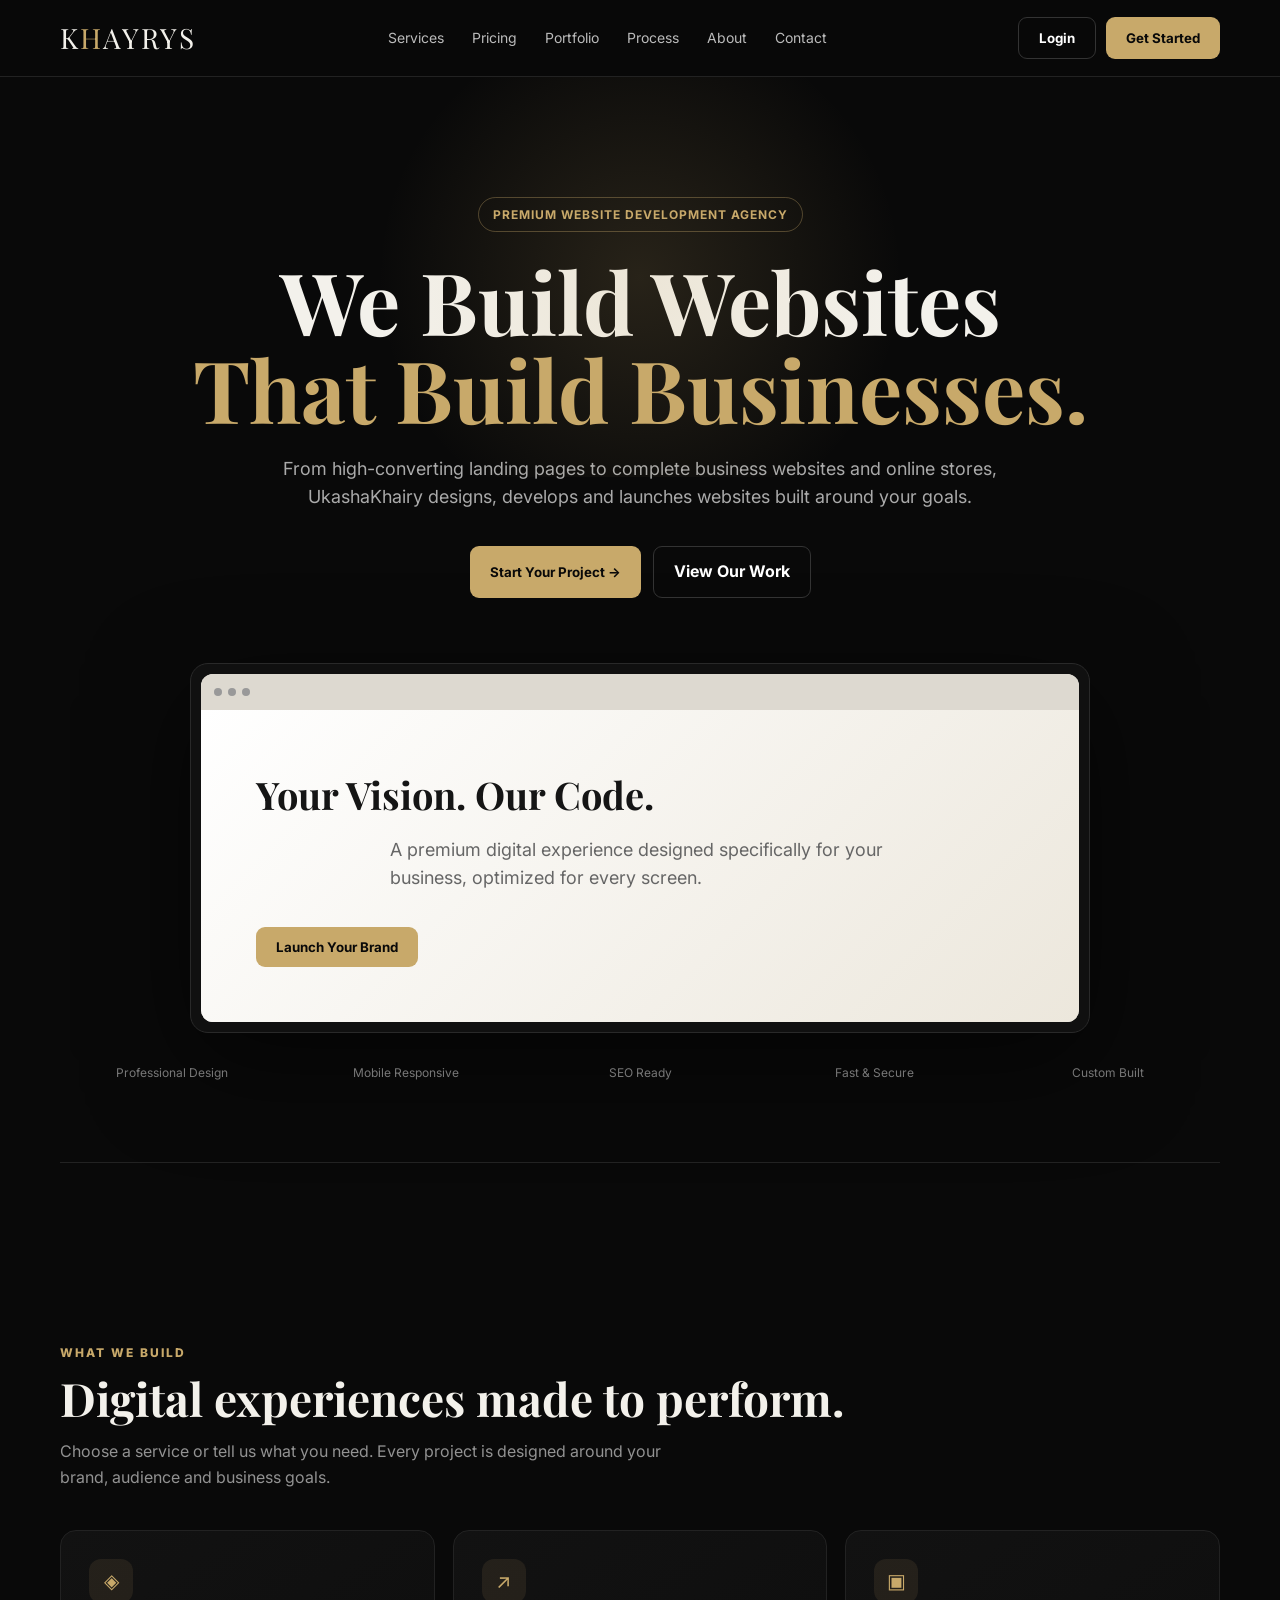
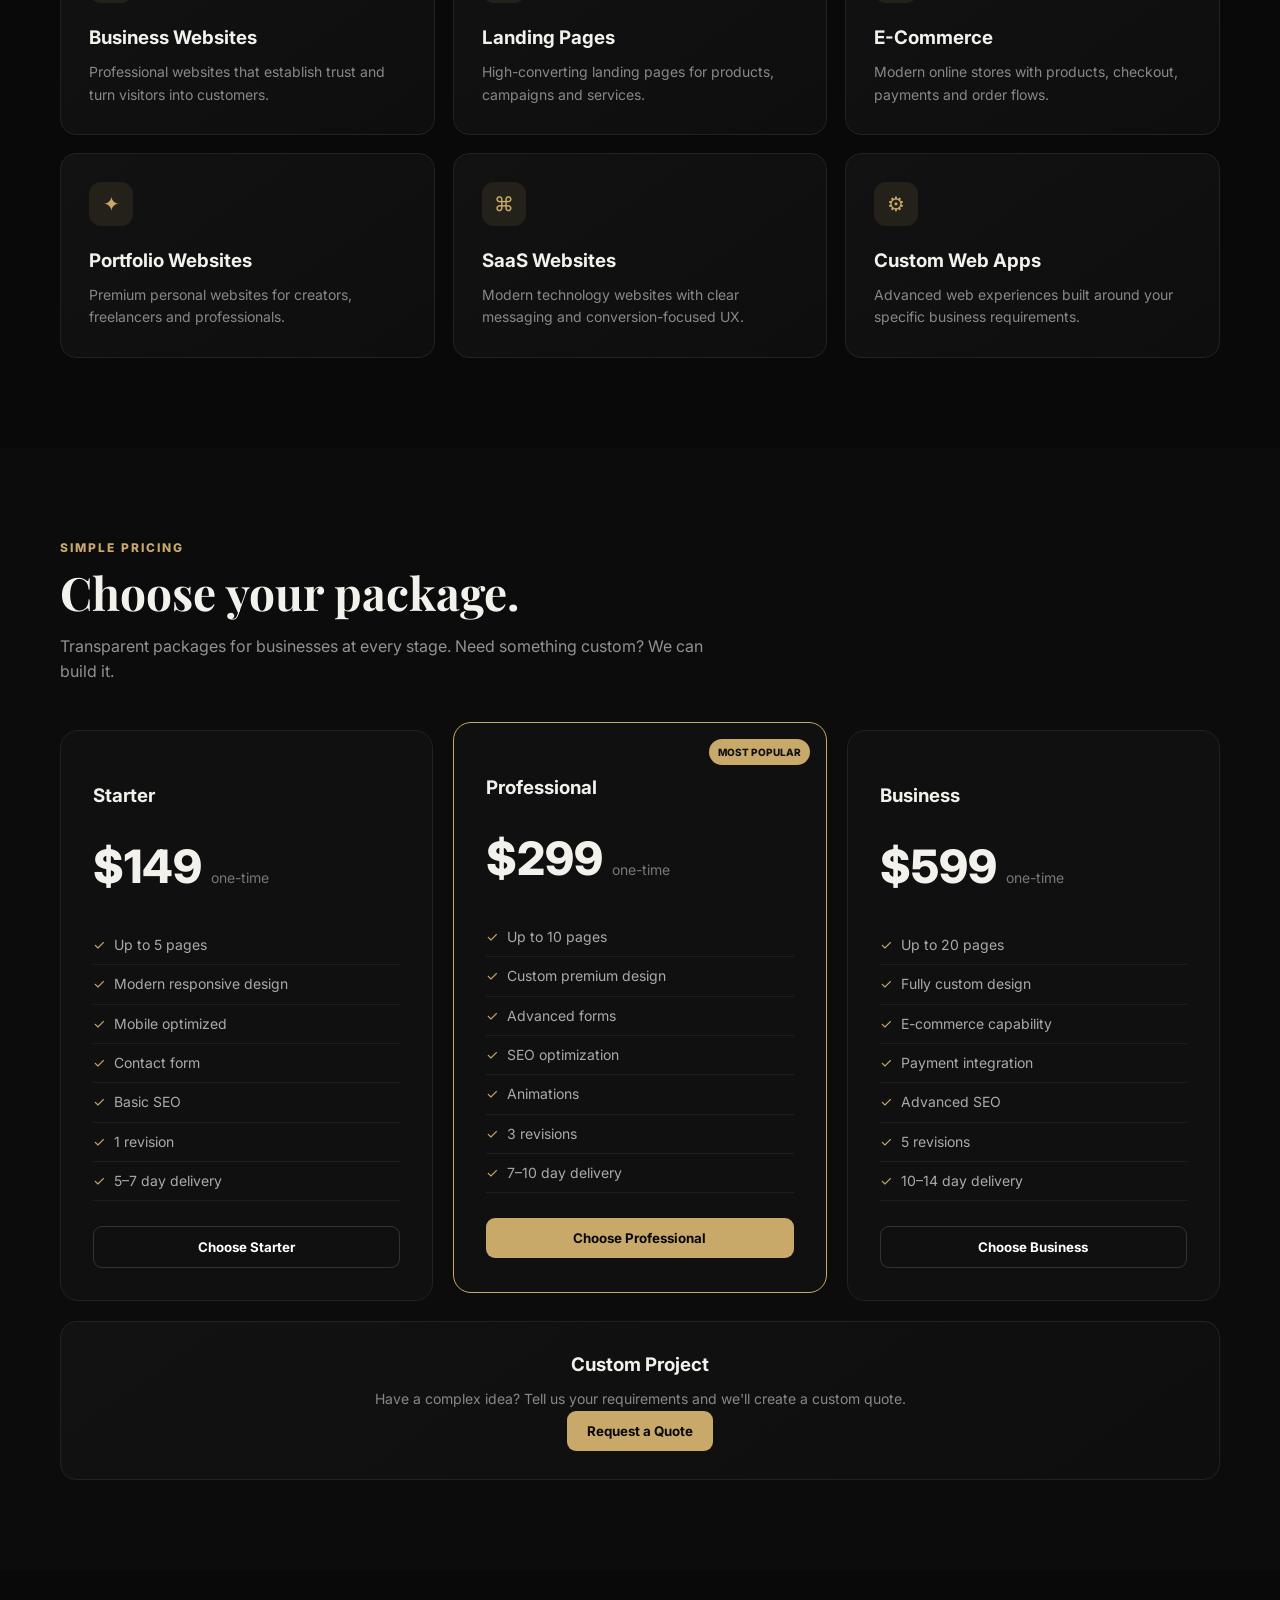
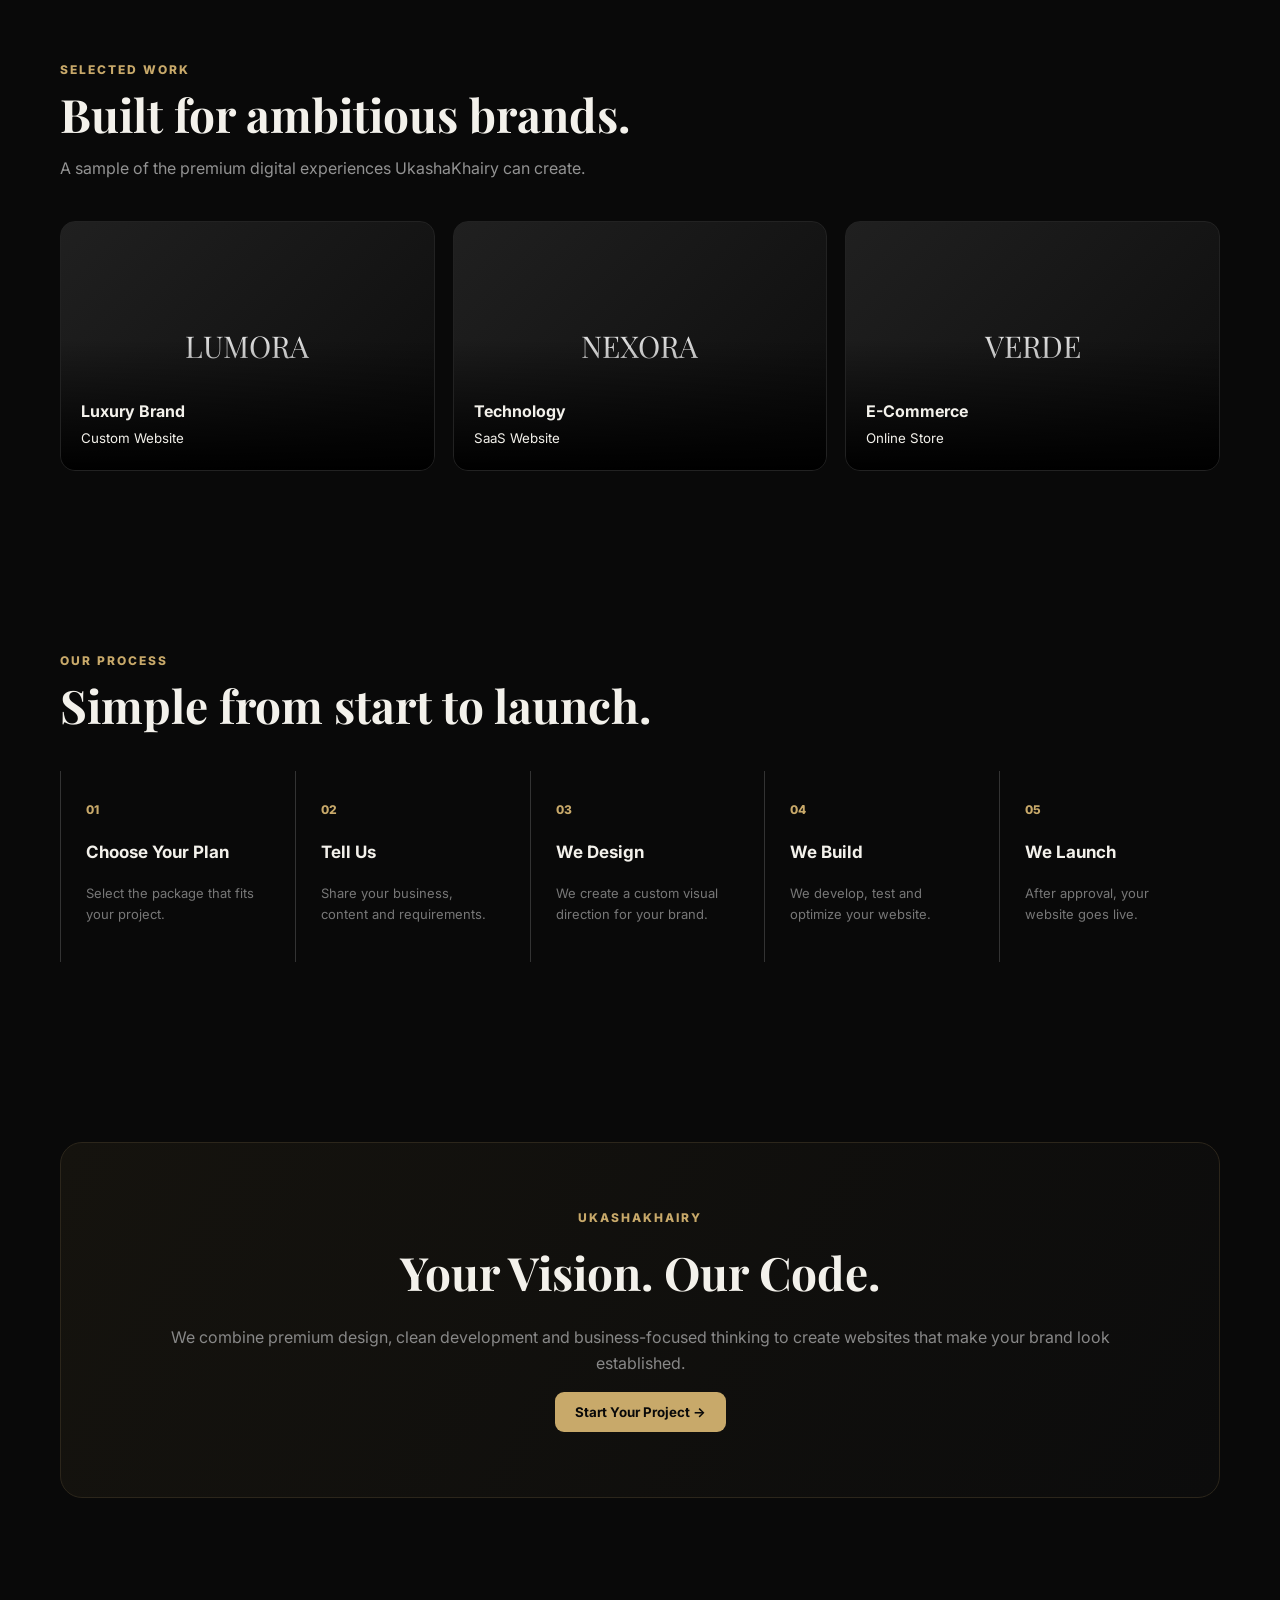
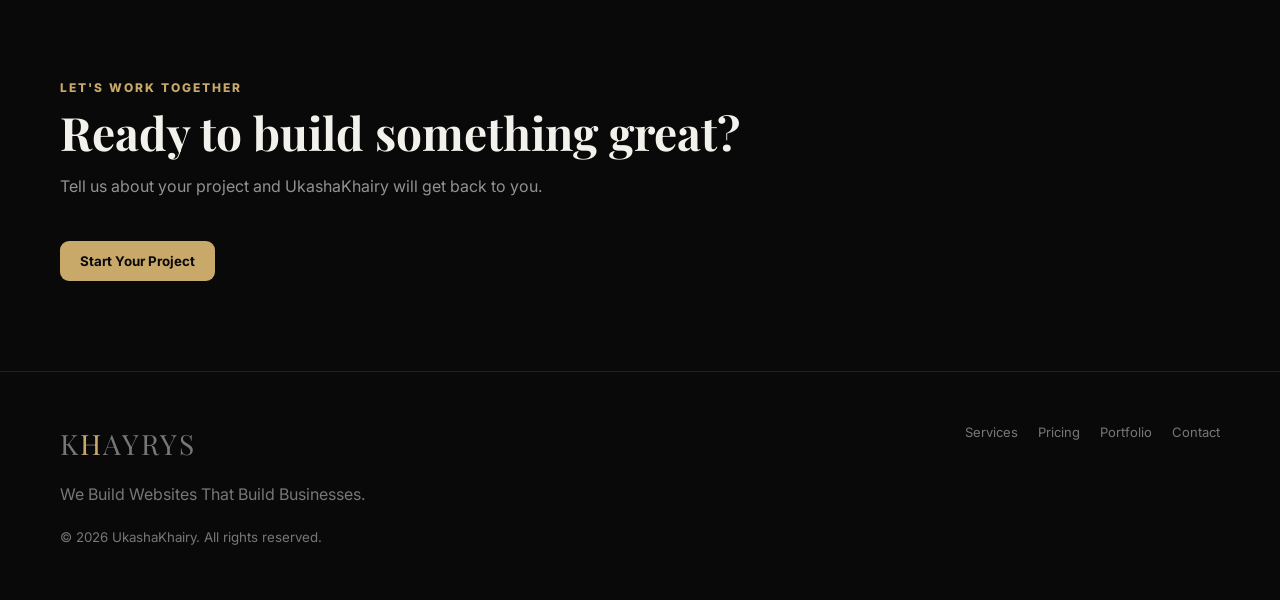
<file: khairys.html>
<!DOCTYPE html>
<html lang="en">
<head>
<meta charset="UTF-8">
<meta name="viewport" content="width=device-width, initial-scale=1.0">
<title>UkashaKhairy — Premium Website Development</title>
<meta name="description" content="UkashaKhairy builds premium websites for businesses, brands and entrepreneurs.">
<link rel="preconnect" href="https://fonts.googleapis.com">
<link rel="preconnect" href="https://fonts.gstatic.com" crossorigin>
<link href="https://fonts.googleapis.com/css2?family=Inter:wght@400;500;600;700;800&family=Playfair+Display:wght@600;700&display=swap" rel="stylesheet">
<style>
:root{--bg:#090909;--card:#111;--text:#f3f1eb;--muted:#929292;--gold:#c8a96a;--gold2:#b89858;--border:#222}
*{box-sizing:border-box}html{scroll-behavior:smooth}body{margin:0;background:var(--bg);color:var(--text);font-family:Inter,Arial,sans-serif;line-height:1.6}
a{text-decoration:none;color:inherit}.container{width:min(1160px,92%);margin:auto}
nav{position:sticky;top:0;z-index:50;background:rgba(9,9,9,.82);backdrop-filter:blur(18px);border-bottom:1px solid var(--border)}
.navin{height:76px;display:flex;align-items:center;justify-content:space-between}.logo{font-family:"Playfair Display";font-size:28px;letter-spacing:2px}.logo span{color:var(--gold)}
.links{display:flex;gap:28px;color:#bbb;font-size:14px}.links a:hover{color:var(--gold)}
.actions{display:flex;gap:10px}.btn{border:0;border-radius:9px;padding:12px 20px;font-weight:700;cursor:pointer;transition:.25s;font-family:inherit}.btn-gold{background:var(--gold);color:#090909}.btn-gold:hover{background:var(--gold2);transform:translateY(-2px)}.btn-outline{background:transparent;border:1px solid #333;color:white}.btn-outline:hover{border-color:var(--gold);color:var(--gold)}
.hero{position:relative;text-align:center;padding:120px 0 90px;overflow:hidden}.glow{position:absolute;width:700px;height:400px;left:50%;top:0;transform:translateX(-50%);background:radial-gradient(circle,rgba(200,169,106,.16),transparent 65%);pointer-events:none}
.badge{display:inline-block;border:1px solid rgba(200,169,106,.35);color:var(--gold);padding:7px 14px;border-radius:99px;font-size:12px;font-weight:700;letter-spacing:1px;text-transform:uppercase}.hero h1{font-family:"Playfair Display";font-size:clamp(48px,7vw,86px);line-height:1.02;margin:25px auto 22px;max-width:900px}.hero h1 span{color:var(--gold)}.hero p{max-width:720px;margin:0 auto 34px;color:#aaa;font-size:18px}.hero-actions{display:flex;justify-content:center;gap:12px;flex-wrap:wrap}
.mockup{width:min(900px,95%);margin:65px auto 0;border:1px solid #292929;border-radius:18px;background:#101010;box-shadow:0 30px 100px rgba(0,0,0,.55);padding:10px}.browser{background:#f5f3ed;color:#151515;border-radius:12px;overflow:hidden;text-align:left}.browserbar{height:36px;background:#ddd9d0;display:flex;align-items:center;gap:6px;padding:0 13px}.dot{width:8px;height:8px;border-radius:50%;background:#999}.browserbody{padding:55px;background:linear-gradient(135deg,#fff,#ece7dc);min-height:290px}.browserbody h3{font-family:"Playfair Display";font-size:38px;margin:0 0 10px}.browserbody p{color:#666;max-width:500px}.trust{display:grid;grid-template-columns:repeat(5,1fr);gap:10px;padding:30px 0 80px;color:#777;text-align:center;font-size:12px;border-bottom:1px solid var(--border)}
section{padding:90px 0}.eyebrow{color:var(--gold);font-size:12px;font-weight:800;letter-spacing:2px;text-transform:uppercase}.section-title{font-family:"Playfair Display";font-size:46px;line-height:1.1;margin:10px 0 15px}.section-desc{color:var(--muted);max-width:650px}.grid{display:grid;grid-template-columns:repeat(3,1fr);gap:18px;margin-top:40px}.card{background:linear-gradient(145deg,#121212,#0e0e0e);border:1px solid var(--border);border-radius:16px;padding:28px;transition:.25s}.card:hover{transform:translateY(-5px);border-color:#4a3b22}.icon{width:44px;height:44px;border-radius:12px;display:grid;place-items:center;background:rgba(200,169,106,.1);color:var(--gold);font-size:20px;margin-bottom:20px}.card h3{margin:0 0 8px}.card p{color:#888;font-size:14px;margin:0}
.pricing{background:#0c0c0c}.pricing-grid{display:grid;grid-template-columns:repeat(3,1fr);gap:20px;margin-top:45px}.price-card{position:relative;background:#101010;border:1px solid var(--border);border-radius:18px;padding:32px}.price-card.popular{border-color:var(--gold);transform:translateY(-8px)}.popular-tag{position:absolute;right:16px;top:16px;background:var(--gold);color:#111;padding:5px 9px;border-radius:99px;font-size:10px;font-weight:800}.price{font-size:46px;font-weight:800;margin:10px 0 22px}.price small{font-size:14px;color:#777;font-weight:400}.features{padding:0;margin:0 0 25px;list-style:none;color:#aaa;font-size:14px}.features li{padding:8px 0;border-bottom:1px solid #1d1d1d}.features li:before{content:"✓";color:var(--gold);margin-right:9px}
.steps{display:grid;grid-template-columns:repeat(5,1fr);gap:14px;margin-top:40px}.step{padding:25px;border-left:1px solid #333}.num{color:var(--gold);font-weight:800;font-size:12px}.step h3{font-size:17px}.step p{color:#777;font-size:13px}
.portfolio-card{height:250px;border-radius:15px;overflow:hidden;border:1px solid var(--border);background:linear-gradient(135deg,#202020,#0d0d0d);position:relative}.portfolio-card .visual{height:100%;display:flex;align-items:center;justify-content:center;font-family:"Playfair Display";font-size:30px;color:#ddd}.portfolio-card .caption{position:absolute;bottom:0;left:0;right:0;padding:20px;background:linear-gradient(transparent,#000);padding-top:60px}
.cta{background:linear-gradient(120deg,#15130e,#0c0c0c);border:1px solid #2c261b;border-radius:22px;padding:65px;text-align:center}.cta h2{font-family:"Playfair Display";font-size:46px;margin:8px 0}.cta p{color:#888}
footer{border-top:1px solid var(--border);padding:50px 0;color:#777}.footerin{display:flex;justify-content:space-between;gap:30px}.footerlinks{display:flex;gap:20px;font-size:13px}.footerlinks a:hover{color:var(--gold)}
.modal{display:none;position:fixed;inset:0;z-index:100;background:rgba(0,0,0,.78);backdrop-filter:blur(10px);padding:20px;overflow:auto}.modal.show{display:flex;align-items:center;justify-content:center}.modalbox{width:min(700px,100%);background:#111;border:1px solid #2b2b2b;border-radius:18px;padding:30px;position:relative}.close{position:absolute;right:18px;top:15px;background:none;border:0;color:#aaa;font-size:25px;cursor:pointer}.form-grid{display:grid;grid-template-columns:1fr 1fr;gap:14px}.field{display:flex;flex-direction:column;gap:6px}.field.full{grid-column:1/-1}.field label{font-size:12px;color:#aaa}.field input,.field select,.field textarea{background:#090909;border:1px solid #292929;color:white;border-radius:9px;padding:12px;font:inherit;outline:none}.field input:focus,.field select:focus,.field textarea:focus{border-color:var(--gold)}.dashboard{display:none}.dashboard.active{display:block;position:fixed;inset:0;z-index:90;background:#080808;overflow:auto}.dashnav{height:70px;border-bottom:1px solid var(--border);display:flex;align-items:center;justify-content:space-between;padding:0 4%}.dashmain{width:min(1100px,92%);margin:40px auto}.dashcards{display:grid;grid-template-columns:repeat(4,1fr);gap:15px}.dashcard{background:#111;border:1px solid #222;padding:22px;border-radius:14px}.dashcard small{color:#777}.dashcard strong{display:block;font-size:28px;margin-top:5px}.projectbox{margin-top:25px;background:#111;border:1px solid #222;border-radius:16px;padding:25px}.progress{height:7px;background:#222;border-radius:10px;overflow:hidden;margin:15px 0}.progress i{display:block;height:100%;width:10%;background:var(--gold)}
@media(max-width:800px){.links{display:none}.grid,.pricing-grid{grid-template-columns:1fr}.steps{grid-template-columns:1fr 1fr}.trust{grid-template-columns:1fr 1fr}.hero{padding-top:85px}.section-title,.cta h2{font-size:38px}.form-grid{grid-template-columns:1fr}.field.full{grid-column:auto}.dashcards{grid-template-columns:1fr 1fr}.footerin{flex-direction:column}.price-card.popular{transform:none}}
@media(max-width:500px){.actions .btn-outline{display:none}.steps{grid-template-columns:1fr}.dashcards{grid-template-columns:1fr}}
</style>
</head>
<body>

<nav>
<div class="container navin">
<a class="logo" href="#">K<span>H</span>AYRYS</a>
<div class="links">
<a href="#services">Services</a><a href="#pricing">Pricing</a><a href="#portfolio">Portfolio</a><a href="#process">Process</a><a href="#about">About</a><a href="#contact">Contact</a>
</div>
<div class="actions"><button class="btn btn-outline" onclick="openLogin()">Login</button><button class="btn btn-gold" onclick="openProject()">Get Started</button></div>
</div>
</nav>

<main id="site">
<section class="hero">
<div class="glow"></div><div class="container">
<div class="badge">Premium Website Development Agency</div>
<h1>We Build Websites <span>That Build Businesses.</span></h1>
<p>From high-converting landing pages to complete business websites and online stores, UkashaKhairy designs, develops and launches websites built around your goals.</p>
<div class="hero-actions"><button class="btn btn-gold" onclick="openProject()">Start Your Project →</button><a class="btn btn-outline" href="#portfolio">View Our Work</a></div>
<div class="mockup"><div class="browser"><div class="browserbar"><i class="dot"></i><i class="dot"></i><i class="dot"></i></div><div class="browserbody"><h3>Your Vision. Our Code.</h3><p>A premium digital experience designed specifically for your business, optimized for every screen.</p><button class="btn btn-gold">Launch Your Brand</button></div></div></div>
<div class="trust"><span>Professional Design</span><span>Mobile Responsive</span><span>SEO Ready</span><span>Fast & Secure</span><span>Custom Built</span></div>
</div></section>

<section id="services"><div class="container">
<div class="eyebrow">What We Build</div><h2 class="section-title">Digital experiences made to perform.</h2><p class="section-desc">Choose a service or tell us what you need. Every project is designed around your brand, audience and business goals.</p>
<div class="grid">
<div class="card"><div class="icon">◈</div><h3>Business Websites</h3><p>Professional websites that establish trust and turn visitors into customers.</p></div>
<div class="card"><div class="icon">↗</div><h3>Landing Pages</h3><p>High-converting landing pages for products, campaigns and services.</p></div>
<div class="card"><div class="icon">▣</div><h3>E-Commerce</h3><p>Modern online stores with products, checkout, payments and order flows.</p></div>
<div class="card"><div class="icon">✦</div><h3>Portfolio Websites</h3><p>Premium personal websites for creators, freelancers and professionals.</p></div>
<div class="card"><div class="icon">⌘</div><h3>SaaS Websites</h3><p>Modern technology websites with clear messaging and conversion-focused UX.</p></div>
<div class="card"><div class="icon">⚙</div><h3>Custom Web Apps</h3><p>Advanced web experiences built around your specific business requirements.</p></div>
</div></div></section>

<section id="pricing" class="pricing"><div class="container">
<div class="eyebrow">Simple Pricing</div><h2 class="section-title">Choose your package.</h2><p class="section-desc">Transparent packages for businesses at every stage. Need something custom? We can build it.</p>
<div class="pricing-grid">
<div class="price-card"><h3>Starter</h3><div class="price">$149 <small>one-time</small></div><ul class="features"><li>Up to 5 pages</li><li>Modern responsive design</li><li>Mobile optimized</li><li>Contact form</li><li>Basic SEO</li><li>1 revision</li><li>5–7 day delivery</li></ul><button class="btn btn-outline" style="width:100%" onclick="openProject('STARTER')">Choose Starter</button></div>
<div class="price-card popular"><div class="popular-tag">MOST POPULAR</div><h3>Professional</h3><div class="price">$299 <small>one-time</small></div><ul class="features"><li>Up to 10 pages</li><li>Custom premium design</li><li>Advanced forms</li><li>SEO optimization</li><li>Animations</li><li>3 revisions</li><li>7–10 day delivery</li></ul><button class="btn btn-gold" style="width:100%" onclick="openProject('PROFESSIONAL')">Choose Professional</button></div>
<div class="price-card"><h3>Business</h3><div class="price">$599 <small>one-time</small></div><ul class="features"><li>Up to 20 pages</li><li>Fully custom design</li><li>E-commerce capability</li><li>Payment integration</li><li>Advanced SEO</li><li>5 revisions</li><li>10–14 day delivery</li></ul><button class="btn btn-outline" style="width:100%" onclick="openProject('BUSINESS')">Choose Business</button></div>
</div>
<div class="card" style="margin-top:20px;text-align:center"><h3>Custom Project</h3><p>Have a complex idea? Tell us your requirements and we'll create a custom quote.</p><button class="btn btn-gold" onclick="openProject('CUSTOM')">Request a Quote</button></div>
</div></section>

<section id="portfolio"><div class="container"><div class="eyebrow">Selected Work</div><h2 class="section-title">Built for ambitious brands.</h2><p class="section-desc">A sample of the premium digital experiences UkashaKhairy can create.</p>
<div class="grid">
<div class="portfolio-card"><div class="visual">LUMORA</div><div class="caption"><b>Luxury Brand</b><br><small>Custom Website</small></div></div>
<div class="portfolio-card"><div class="visual">NEXORA</div><div class="caption"><b>Technology</b><br><small>SaaS Website</small></div></div>
<div class="portfolio-card"><div class="visual">VERDE</div><div class="caption"><b>E-Commerce</b><br><small>Online Store</small></div></div>
</div></div></section>

<section id="process"><div class="container"><div class="eyebrow">Our Process</div><h2 class="section-title">Simple from start to launch.</h2>
<div class="steps"><div class="step"><span class="num">01</span><h3>Choose Your Plan</h3><p>Select the package that fits your project.</p></div><div class="step"><span class="num">02</span><h3>Tell Us</h3><p>Share your business, content and requirements.</p></div><div class="step"><span class="num">03</span><h3>We Design</h3><p>We create a custom visual direction for your brand.</p></div><div class="step"><span class="num">04</span><h3>We Build</h3><p>We develop, test and optimize your website.</p></div><div class="step"><span class="num">05</span><h3>We Launch</h3><p>After approval, your website goes live.</p></div></div></div></section>

<section id="about"><div class="container"><div class="cta"><div class="eyebrow">UkashaKhairy</div><h2>Your Vision. Our Code.</h2><p>We combine premium design, clean development and business-focused thinking to create websites that make your brand look established.</p><button class="btn btn-gold" onclick="openProject()">Start Your Project →</button></div></div></section>

<section id="contact"><div class="container"><div class="eyebrow">Let's Work Together</div><h2 class="section-title">Ready to build something great?</h2><p class="section-desc">Tell us about your project and UkashaKhairy will get back to you.</p><button class="btn btn-gold" style="margin-top:25px" onclick="openProject()">Start Your Project</button></div></section>
</main>

<footer><div class="container footerin"><div><div class="logo">K<span>H</span>AYRYS</div><p>We Build Websites That Build Businesses.</p><small>© 2026 UkashaKhairy. All rights reserved.</small></div><div class="footerlinks"><a href="#services">Services</a><a href="#pricing">Pricing</a><a href="#portfolio">Portfolio</a><a href="#contact">Contact</a></div></div></footer>

<div class="modal" id="projectModal"><div class="modalbox">
<button class="close" onclick="closeModal('projectModal')">×</button><div class="eyebrow">Start Your Project</div><h2 class="section-title" style="font-size:36px">Tell us about your website.</h2>
<form onsubmit="submitProject(event)"><div class="form-grid">
<div class="field"><label>Your Name</label><input required id="name" placeholder="John Smith"></div>
<div class="field"><label>Email</label><input required type="email" id="email" placeholder="you@example.com"></div>
<div class="field"><label>Business Name</label><input required id="business" placeholder="Your Business"></div>
<div class="field"><label>Package</label><select id="plan"><option value="STARTER">Starter — $149</option><option value="PROFESSIONAL">Professional — $299</option><option value="BUSINESS">Business — $599</option><option value="CUSTOM">Custom Quote</option></select></div>
<div class="field"><label>Website Type</label><select><option>Business Website</option><option>Landing Page</option><option>E-Commerce</option><option>Portfolio</option><option>SaaS</option><option>Custom Web App</option></select></div>
<div class="field"><label>Preferred Deadline</label><input type="date"></div>
<div class="field full"><label>Project Requirements</label><textarea id="requirements" rows="5" placeholder="Tell us what you want, pages, features, colors, reference websites, etc."></textarea></div>
<div class="field full"><label>Reference Website (optional)</label><input placeholder="https://example.com"></div>
</div><button class="btn btn-gold" style="width:100%;margin-top:20px">Submit Project Request →</button></form>
</div></div>

<div class="modal" id="loginModal"><div class="modalbox" style="max-width:440px"><button class="close" onclick="closeModal('loginModal')">×</button><div class="eyebrow">Client Portal</div><h2 class="section-title" style="font-size:34px">Welcome back.</h2><form onsubmit="loginDemo(event)"><div class="field"><label>Email</label><input type="email" required placeholder="you@example.com"></div><div class="field" style="margin-top:14px"><label>Password</label><input type="password" required placeholder="••••••••"></div><button class="btn btn-gold" style="width:100%;margin-top:20px">Login</button></form><p style="color:#777;font-size:12px;text-align:center">Demo client portal — connect NextAuth for real authentication.</p></div></div>

<div class="dashboard" id="dashboard">
<div class="dashnav"><div class="logo">K<span>H</span>AYRYS</div><button class="btn btn-outline" onclick="closeDashboard()">Back to Website</button></div>
<div class="dashmain"><div class="eyebrow">Client Dashboard</div><h1 class="section-title" style="font-size:42px">Welcome to your project.</h1>
<div class="dashcards"><div class="dashcard"><small>Active Projects</small><strong>1</strong></div><div class="dashcard"><small>Project Status</small><strong style="font-size:19px;color:var(--gold)">Order Received</strong></div><div class="dashcard"><small>Payment</small><strong style="font-size:19px">Paid</strong></div><div class="dashcard"><small>Revisions</small><strong>1</strong></div></div>
<div class="projectbox"><h2>Professional Website Project</h2><p style="color:#888">Your project has been received. Our team will review your requirements and begin the design process.</p><div class="progress"><i></i></div><div style="display:flex;justify-content:space-between;color:#777;font-size:12px"><span>Order Received</span><span>10% complete</span></div><hr style="border-color:#222;margin:25px 0"><button class="btn btn-gold" onclick="alert('In the full Next.js version this opens the project, messages, files, revisions and preview.')">Open Project</button></div>
</div></div>

<script>
function openProject(plan){document.getElementById('projectModal').classList.add('show');if(plan)document.getElementById('plan').value=plan}
function openLogin(){document.getElementById('loginModal').classList.add('show')}
function closeModal(id){document.getElementById(id).classList.remove('show')}
function submitProject(e){e.preventDefault();closeModal('projectModal');alert('Project request submitted successfully! In the production version this will create the project and send the customer to secure checkout.');openLogin()}
function loginDemo(e){e.preventDefault();closeModal('loginModal');document.getElementById('site').style.display='none';document.querySelector('nav').style.display='none';document.querySelector('footer').style.display='none';document.getElementById('dashboard').classList.add('active')}
function closeDashboard(){document.getElementById('dashboard').classList.remove('active');document.getElementById('site').style.display='block';document.querySelector('nav').style.display='block';document.querySelector('footer').style.display='block'}
window.onclick=function(e){document.querySelectorAll('.modal').forEach(m=>{if(e.target===m)m.classList.remove('show')})}
</script>
</body>
</html>
</file>
<file: style.css>
/* ==========================================================================
   NEXORA — Premium Digital Agency Demo
   Design tokens: bg #F6FBF3 / surface #FFFFFF / green #16A34A / lime #65A30D
   Type: Space Grotesk (display) + Inter (body) + JetBrains Mono (data/labels)
   ========================================================================== */

:root {
  /* Colors — light, lively green theme */
  --bg: #F6FBF3;
  --surface: #FFFFFF;
  --surface-2: #EEF8EA;
  --border: rgba(14, 46, 26, 0.09);
  --border-strong: rgba(14, 46, 26, 0.16);
  --blue: #16A34A;        /* kept var name for minimal diff — now "primary green" */
  --violet: #4D7C0F;      /* kept var name for minimal diff — now "secondary lime" */
  --bright-green: #22C55E;
  --bright-lime: #A3E635;
  --text: #10241A;
  --muted: #55665B;
  --muted-dim: #8A988E;

  --grad-primary: linear-gradient(135deg, #22C55E, #A3E635);
  --grad-text: linear-gradient(135deg, #15803D 0%, #16A34A 50%, #65A30D 100%);
  --grad-border: linear-gradient(135deg, rgba(34,197,94,0.5), rgba(163,230,53,0.5));

  /* Type */
  --font-display: 'Space Grotesk', 'Inter', sans-serif;
  --font-body: 'Inter', sans-serif;
  --font-mono: 'JetBrains Mono', monospace;

  /* Layout */
  --container: 1200px;
  --radius-sm: 10px;
  --radius-md: 16px;
  --radius-lg: 24px;
  --section-pad: 128px;

  /* Motion */
  --ease: cubic-bezier(0.16, 1, 0.3, 1);
}

/* ============ RESET ============ */
* { margin: 0; padding: 0; box-sizing: border-box; }

html { scroll-behavior: smooth; }

body {
  background: var(--bg);
  color: var(--text);
  font-family: var(--font-body);
  font-size: 16px;
  line-height: 1.6;
  overflow-x: hidden;
  -webkit-font-smoothing: antialiased;
}

img, svg { display: block; max-width: 100%; }
a { color: inherit; text-decoration: none; }
ul { list-style: none; }
button { font: inherit; cursor: pointer; border: none; background: none; color: inherit; }
input, textarea, select { font: inherit; color: inherit; }

:focus-visible {
  outline: 2px solid var(--blue);
  outline-offset: 3px;
  border-radius: 4px;
}

@media (prefers-reduced-motion: reduce) {
  *, *::before, *::after {
    animation-duration: 0.01ms !important;
    animation-iteration-count: 1 !important;
    transition-duration: 0.01ms !important;
    scroll-behavior: auto !important;
  }
}

.container {
  max-width: var(--container);
  margin: 0 auto;
  padding: 0 32px;
}

/* ============ BACKGROUND LAYERS ============ */
.bg-grid {
  position: fixed;
  inset: 0;
  z-index: 0;
  background-image:
    linear-gradient(rgba(14,46,26,0.05) 1px, transparent 1px),
    linear-gradient(90deg, rgba(14,46,26,0.05) 1px, transparent 1px);
  background-size: 64px 64px;
  mask-image: radial-gradient(ellipse 80% 60% at 50% 0%, black 40%, transparent 90%);
  pointer-events: none;
}

.bg-glow {
  position: fixed;
  border-radius: 50%;
  filter: blur(120px);
  z-index: 0;
  pointer-events: none;
  opacity: 0.28;
}
.bg-glow--one {
  width: 600px; height: 600px;
  top: -200px; left: -150px;
  background: var(--bright-green);
  animation: drift1 22s ease-in-out infinite alternate;
}
.bg-glow--two {
  width: 500px; height: 500px;
  top: 20%; right: -180px;
  background: var(--bright-lime);
  animation: drift2 26s ease-in-out infinite alternate;
}
@keyframes drift1 {
  from { transform: translate(0, 0); }
  to { transform: translate(60px, 80px); }
}
@keyframes drift2 {
  from { transform: translate(0, 0); }
  to { transform: translate(-50px, 60px); }
}

main, .navbar, .footer { position: relative; z-index: 1; }

/* ============ TYPOGRAPHY ============ */
h1, h2, h3, h4 {
  font-family: var(--font-display);
  font-weight: 600;
  letter-spacing: -0.02em;
  line-height: 1.15;
}

.text-gradient {
  background: var(--grad-text);
  -webkit-background-clip: text;
  background-clip: text;
  color: transparent;
}

.eyebrow {
  display: inline-flex;
  align-items: center;
  gap: 8px;
  font-family: var(--font-mono);
  font-size: 12.5px;
  letter-spacing: 0.06em;
  text-transform: uppercase;
  color: var(--blue);
  background: rgba(34,197,94, 0.08);
  border: 1px solid rgba(34,197,94, 0.22);
  padding: 7px 14px;
  border-radius: 100px;
  margin-bottom: 20px;
}
.eyebrow__dot {
  width: 6px; height: 6px;
  border-radius: 50%;
  background: #3ddc84;
  box-shadow: 0 0 8px #3ddc84;
  animation: pulse-dot 2s ease-in-out infinite;
}
@keyframes pulse-dot {
  0%, 100% { opacity: 1; }
  50% { opacity: 0.4; }
}
.eyebrow--center { display: inline-flex; }

.section-head {
  max-width: 640px;
  margin: 0 auto 64px;
  text-align: center;
}
.section-head--left { margin: 0 0 40px; text-align: left; }

.section-title {
  font-size: clamp(28px, 4vw, 42px);
  margin-bottom: 16px;
}
.section-title--left { margin-bottom: 16px; }

.section-desc {
  color: var(--muted);
  font-size: 17px;
  max-width: 520px;
  margin: 0 auto;
}
.section-head--left .section-desc { margin: 0; }

/* ============ BUTTONS ============ */
.btn {
  display: inline-flex;
  align-items: center;
  justify-content: center;
  gap: 8px;
  font-family: var(--font-body);
  font-weight: 600;
  font-size: 15px;
  padding: 13px 24px;
  border-radius: 12px;
  transition: transform 0.25s var(--ease), box-shadow 0.25s var(--ease), background 0.25s var(--ease), border-color 0.25s var(--ease), color 0.25s var(--ease);
  white-space: nowrap;
}
.btn svg { transition: transform 0.25s var(--ease); }
.btn:hover svg { transform: translateX(3px); }

.btn--primary {
  background: var(--grad-primary);
  color: #fff;
  box-shadow: 0 8px 24px -8px rgba(34,197,94, 0.55);
}
.btn--primary:hover {
  transform: translateY(-2px);
  box-shadow: 0 12px 32px -8px rgba(34,197,94, 0.7);
}

.btn--ghost {
  background: rgba(14,46,26,0.04);
  color: var(--text);
  border: 1px solid var(--border-strong);
  backdrop-filter: blur(8px);
}
.btn--ghost:hover {
  background: rgba(14,46,26,0.07);
  border-color: rgba(14,46,26,0.28);
  transform: translateY(-2px);
}

.btn--outline {
  background: transparent;
  color: var(--text);
  border: 1px solid var(--border-strong);
}
.btn--outline:hover {
  border-color: var(--blue);
  color: var(--blue);
}

.btn--sm { padding: 10px 20px; font-size: 14px; }
.btn--lg { padding: 16px 30px; font-size: 15.5px; }

/* ============ NAVBAR ============ */
.navbar {
  position: sticky;
  top: 0;
  z-index: 100;
  padding: 20px 0;
  transition: padding 0.3s var(--ease), background 0.3s var(--ease), border-color 0.3s var(--ease);
  border-bottom: 1px solid transparent;
}
.navbar.is-scrolled {
  padding: 14px 0;
  background: rgba(246, 251, 243, 0.82);
  backdrop-filter: blur(16px);
  border-bottom: 1px solid var(--border);
}

.navbar__inner {
  display: flex;
  align-items: center;
  justify-content: space-between;
}

.navbar__logo {
  display: flex;
  align-items: center;
  gap: 10px;
  font-family: var(--font-display);
  font-size: 19px;
  font-weight: 700;
  letter-spacing: 0.02em;
}
.navbar__logo-mark {
  width: 34px; height: 34px;
  display: grid;
  place-items: center;
  border-radius: 9px;
  background: var(--grad-primary);
  color: #fff;
  font-size: 16px;
  box-shadow: 0 4px 14px -4px rgba(34,197,94,0.6);
}

.navbar__links {
  display: flex;
  align-items: center;
  gap: 36px;
}
.navbar__link {
  font-size: 14.5px;
  font-weight: 500;
  color: var(--muted);
  position: relative;
  padding: 4px 0;
  transition: color 0.2s ease;
}
.navbar__link::after {
  content: '';
  position: absolute;
  left: 0; bottom: -2px;
  width: 0; height: 1.5px;
  background: var(--grad-primary);
  transition: width 0.25s var(--ease);
}
.navbar__link:hover { color: var(--text); }
.navbar__link:hover::after { width: 100%; }

.navbar__actions {
  display: flex;
  align-items: center;
  gap: 18px;
}

.hamburger {
  display: none;
  flex-direction: column;
  gap: 5px;
  width: 26px;
  padding: 4px;
}
.hamburger span {
  display: block;
  width: 100%;
  height: 2px;
  background: var(--text);
  border-radius: 2px;
  transition: transform 0.3s var(--ease), opacity 0.3s var(--ease);
}
.hamburger.is-active span:nth-child(1) { transform: translateY(7px) rotate(45deg); }
.hamburger.is-active span:nth-child(2) { opacity: 0; }
.hamburger.is-active span:nth-child(3) { transform: translateY(-7px) rotate(-45deg); }

.mobile-menu {
  display: none;
  flex-direction: column;
  gap: 4px;
  max-height: 0;
  overflow: hidden;
  padding: 0 32px;
  background: rgba(255, 255, 255, 0.98);
  backdrop-filter: blur(16px);
  border-bottom: 1px solid var(--border);
  transition: max-height 0.4s var(--ease), padding 0.4s var(--ease);
}
.mobile-menu.is-open {
  max-height: 480px;
  padding: 16px 32px 28px;
}
.mobile-menu__link {
  padding: 12px 4px;
  font-size: 15.5px;
  font-weight: 500;
  color: var(--muted);
  border-bottom: 1px solid var(--border);
}
.mobile-menu__cta {
  margin-top: 16px;
  width: 100%;
}

/* ============ HERO ============ */
.hero {
  padding: 96px 0 var(--section-pad);
}
.hero__inner {
  display: grid;
  grid-template-columns: 1.05fr 0.95fr;
  align-items: center;
  gap: 60px;
}

.hero__heading {
  font-size: clamp(38px, 5.2vw, 64px);
  margin-bottom: 22px;
}

.hero__desc {
  font-size: 18px;
  color: var(--muted);
  max-width: 480px;
  margin-bottom: 34px;
}

.hero__actions {
  display: flex;
  gap: 16px;
  flex-wrap: wrap;
  margin-bottom: 52px;
}

.hero__clients-label {
  display: block;
  font-size: 12.5px;
  font-family: var(--font-mono);
  color: var(--muted-dim);
  text-transform: uppercase;
  letter-spacing: 0.05em;
  margin-bottom: 14px;
}
.hero__clients-row {
  display: flex;
  gap: 28px;
  flex-wrap: wrap;
  font-family: var(--font-display);
  font-weight: 600;
  font-size: 16px;
  color: var(--muted-dim);
}

/* --- Hero visual: orbit panel (signature element) --- */
.hero__visual { position: relative; }

.orbit-panel {
  position: relative;
  padding: 30px;
}

.orbit-panel__glass {
  position: relative;
  aspect-ratio: 1 / 1;
  max-width: 440px;
  margin: 0 auto;
  border-radius: 28px;
  background: linear-gradient(160deg, rgba(255,255,255,0.9), rgba(238,248,234,0.55));
  border: 1px solid var(--border-strong);
  backdrop-filter: blur(10px);
  box-shadow: 0 30px 80px -30px rgba(14,46,26,0.18), inset 0 1px 0 rgba(255,255,255,0.7);
  display: grid;
  place-items: center;
  overflow: hidden;
}
.orbit-panel__glass::before {
  content: '';
  position: absolute;
  inset: 0;
  background: radial-gradient(circle at 50% 45%, rgba(34,197,94,0.12), transparent 65%);
}

.orbit { position: relative; width: 78%; aspect-ratio: 1/1; }

.orbit__ring {
  position: absolute;
  inset: 0;
  border-radius: 50%;
  border: 1px solid rgba(14,46,26,0.12);
}
.orbit__ring--1 { animation: spin 18s linear infinite; }
.orbit__ring--2 { inset: 14%; border-color: rgba(34,197,94,0.18); animation: spin 26s linear infinite reverse; }
.orbit__ring--3 { inset: 28%; border-color: rgba(163,230,53,0.2); animation: spin 14s linear infinite; }

@keyframes spin { to { transform: rotate(360deg); } }

.orbit__core {
  position: absolute;
  top: 50%; left: 50%;
  transform: translate(-50%, -50%);
  width: 62px; height: 62px;
  display: grid;
  place-items: center;
  border-radius: 50%;
  background: rgba(255, 255, 255, 0.92);
  border: 1px solid var(--border-strong);
  box-shadow: 0 0 40px rgba(34,197,94,0.45);
  animation: pulse-core 3s ease-in-out infinite;
}
@keyframes pulse-core {
  0%, 100% { box-shadow: 0 0 30px rgba(34,197,94,0.35); }
  50% { box-shadow: 0 0 50px rgba(163,230,53,0.5); }
}

.orbit__node {
  position: absolute;
  width: 10px; height: 10px;
  border-radius: 50%;
  background: var(--grad-primary);
  box-shadow: 0 0 12px rgba(34,197,94,0.7);
}
.orbit__node--1 { top: 0%; left: 50%; transform: translate(-50%, -50%); }
.orbit__node--2 { top: 50%; right: -1%; transform: translate(50%, -50%); }
.orbit__node--3 { bottom: 0%; left: 50%; transform: translate(-50%, 50%); }
.orbit__node--4 { top: 50%; left: -1%; transform: translate(-50%, -50%); }

.float-card {
  position: absolute;
  display: flex;
  align-items: center;
  gap: 12px;
  padding: 13px 18px;
  background: rgba(255, 255, 255, 0.94);
  border: 1px solid var(--border-strong);
  border-radius: 14px;
  backdrop-filter: blur(12px);
  box-shadow: 0 16px 40px -14px rgba(14,46,26,0.18);
  animation: float 5s ease-in-out infinite;
}
.float-card--1 { top: 6%; left: -6%; animation-delay: 0s; }
.float-card--2 { bottom: 18%; right: -8%; animation-delay: 1.2s; }
.float-card--3 { bottom: -4%; left: 12%; animation-delay: 2.4s; }

@keyframes float {
  0%, 100% { transform: translateY(0); }
  50% { transform: translateY(-10px); }
}

.float-card__icon {
  width: 34px; height: 34px;
  display: grid;
  place-items: center;
  border-radius: 9px;
  flex-shrink: 0;
}
.float-card__icon--blue { background: rgba(34,197,94,0.15); color: var(--blue); }
.float-card__icon--purple { background: rgba(163,230,53,0.15); color: var(--violet); }

.float-card__value {
  font-family: var(--font-display);
  font-weight: 700;
  font-size: 17px;
  line-height: 1.1;
}
.float-card__label {
  font-size: 11.5px;
  color: var(--muted);
}

/* ============ SERVICES ============ */
.services { padding: var(--section-pad) 0; }

.services-grid {
  display: grid;
  grid-template-columns: repeat(3, 1fr);
  gap: 24px;
}

.service-card {
  padding: 32px 28px;
  background: linear-gradient(160deg, #FFFFFF, #F3FAF0);
  border: 1px solid var(--border);
  border-radius: var(--radius-md);
  transition: transform 0.3s var(--ease), border-color 0.3s var(--ease), box-shadow 0.3s var(--ease);
}
.service-card:hover {
  transform: translateY(-6px);
  border-color: rgba(34,197,94,0.35);
  box-shadow: 0 20px 50px -20px rgba(34,197,94,0.25);
}

.service-card__icon {
  width: 52px; height: 52px;
  display: grid;
  place-items: center;
  border-radius: 13px;
  margin-bottom: 22px;
  background: rgba(34,197,94, 0.1);
  color: var(--blue);
  border: 1px solid rgba(34,197,94,0.2);
}

.service-card__title {
  font-size: 19px;
  margin-bottom: 10px;
}
.service-card__desc {
  color: var(--muted);
  font-size: 14.5px;
  line-height: 1.65;
}

/* ============ PORTFOLIO ============ */
.portfolio { padding: var(--section-pad) 0; background: linear-gradient(180deg, transparent, rgba(238,248,234,0.7) 15%, rgba(238,248,234,0.7) 85%, transparent); }

.portfolio-grid {
  display: grid;
  grid-template-columns: repeat(2, 1fr);
  gap: 28px;
}

.project-card {
  border-radius: var(--radius-lg);
  overflow: hidden;
  background: var(--surface);
  border: 1px solid var(--border);
  transition: transform 0.35s var(--ease), border-color 0.35s var(--ease), box-shadow 0.35s var(--ease);
}
.project-card:hover {
  transform: translateY(-6px);
  border-color: rgba(163,230,53,0.4);
  box-shadow: 0 24px 60px -24px rgba(14,46,26,0.22);
}

.project-card__image {
  position: relative;
  aspect-ratio: 16/10;
  padding: 28px;
  display: flex;
  align-items: center;
  justify-content: center;
  overflow: hidden;
}
.project-card__image--fintech { background: linear-gradient(135deg, #0b2417, #14351f); }
.project-card__image--ecommerce { background: linear-gradient(135deg, #0d2e18, #163d22); }
.project-card__image--realestate { background: linear-gradient(135deg, #163d22, #0b2417); }
.project-card__image--saas { background: linear-gradient(135deg, #0b2417, #1c3a1a); }

/* Mockup shapes — pure CSS, representative of each project type */
.mock {
  width: 100%;
  height: 100%;
  background: rgba(7,11,20,0.55);
  border: 1px solid rgba(255,255,255,0.08);
  border-radius: 12px;
  padding: 18px;
  backdrop-filter: blur(6px);
}
.mock__bar { width: 40%; height: 8px; border-radius: 4px; background: var(--grad-primary); margin-bottom: 16px; }
.mock__row { display: flex; gap: 10px; margin-bottom: 16px; }
.mock__stat { flex: 1; height: 34px; border-radius: 8px; background: rgba(255,255,255,0.06); }
.mock__chart { display: flex; align-items: flex-end; gap: 8px; height: 60px; }
.mock__chart span { flex: 1; border-radius: 4px 4px 0 0; background: linear-gradient(180deg, var(--blue), var(--violet)); opacity: 0.85; }
.mock__chart span:nth-child(1){height:40%;} .mock__chart span:nth-child(2){height:65%;} .mock__chart span:nth-child(3){height:45%;} .mock__chart span:nth-child(4){height:85%;} .mock__chart span:nth-child(5){height:60%;} .mock__chart span:nth-child(6){height:100%;}

.mock__grid { display: grid; grid-template-columns: repeat(2, 1fr); gap: 12px; height: 100%; }
.mock__product { border-radius: 8px; background: linear-gradient(160deg, rgba(34,197,94,0.25), rgba(163,230,53,0.15)); border: 1px solid rgba(255,255,255,0.08); }

.mock__hero { height: 50%; border-radius: 8px; background: linear-gradient(135deg, rgba(34,197,94,0.3), rgba(163,230,53,0.2)); margin-bottom: 10px; }
.mock__listing { height: 20%; border-radius: 6px; background: rgba(255,255,255,0.06); margin-bottom: 8px; }

.mock__headline { width: 70%; height: 14px; border-radius: 4px; background: var(--grad-primary); margin-bottom: 12px; }
.mock__subline { width: 50%; height: 8px; border-radius: 4px; background: rgba(255,255,255,0.12); margin-bottom: 22px; }
.mock__cta { width: 36%; height: 30px; border-radius: 8px; background: linear-gradient(135deg, var(--blue), var(--violet)); }

.project-card__body { padding: 26px 26px 30px; }
.project-card__category {
  font-family: var(--font-mono);
  font-size: 11.5px;
  text-transform: uppercase;
  letter-spacing: 0.06em;
  color: var(--violet);
}
.project-card__title {
  font-size: 21px;
  margin: 10px 0 10px;
}
.project-card__desc {
  color: var(--muted);
  font-size: 14.5px;
  margin-bottom: 18px;
}
.project-card__link {
  display: inline-flex;
  align-items: center;
  gap: 6px;
  font-size: 14.5px;
  font-weight: 600;
  color: var(--blue);
}
.project-card__link svg { transition: transform 0.25s var(--ease); }
.project-card__link:hover svg { transform: translateX(3px); }

/* ============ STATS ============ */
.stats { padding: 90px 0; }

.stats-grid {
  display: grid;
  grid-template-columns: repeat(4, 1fr);
  gap: 24px;
  text-align: center;
}

.stat__value {
  font-family: var(--font-display);
  font-weight: 700;
  font-size: clamp(34px, 4.5vw, 48px);
  background: var(--grad-text);
  -webkit-background-clip: text;
  background-clip: text;
  color: transparent;
  margin-bottom: 6px;
}
.stat__label {
  color: var(--muted);
  font-size: 14.5px;
}

/* ============ ABOUT ============ */
.about { padding: var(--section-pad) 0; }

.about__inner {
  display: grid;
  grid-template-columns: 1fr 0.85fr;
  gap: 64px;
  align-items: center;
}

.about__desc {
  color: var(--muted);
  font-size: 16.5px;
  line-height: 1.75;
  margin: 20px 0 32px;
  max-width: 520px;
}

.feature-list {
  display: grid;
  gap: 14px;
}
.feature-list__item {
  display: flex;
  align-items: center;
  gap: 12px;
  font-size: 15px;
  font-weight: 500;
  color: var(--text);
}
.feature-list__item svg { color: var(--blue); flex-shrink: 0; }

.about-card {
  position: relative;
  padding: 30px;
  border-radius: var(--radius-lg);
  background: linear-gradient(160deg, #FFFFFF, #F1F9EC);
  border: 1px solid var(--border-strong);
  box-shadow: 0 30px 70px -34px rgba(14,46,26,0.2);
  overflow: hidden;
  min-height: 340px;
}
.about-card__glow {
  position: absolute;
  width: 240px; height: 240px;
  background: var(--bright-lime);
  filter: blur(100px);
  opacity: 0.35;
  top: -60px; right: -60px;
}
.about-card__row { display: flex; gap: 7px; margin-bottom: 26px; position: relative; }
.about-card__dot { width: 10px; height: 10px; border-radius: 50%; }
.about-card__dot--red { background: #ff5f56; }
.about-card__dot--yellow { background: #ffbd2e; }
.about-card__dot--green { background: #27c93f; }

.about-card__line { height: 10px; border-radius: 5px; background: rgba(14,46,26,0.08); margin-bottom: 14px; position: relative; }
.about-card__line--1 { width: 85%; background: rgba(34,197,94,0.3); }
.about-card__line--2 { width: 65%; }
.about-card__line--3 { width: 75%; margin-bottom: 40px; }

.about-card__badge {
  display: inline-flex;
  align-items: center;
  gap: 10px;
  padding: 10px 16px;
  border-radius: 100px;
  background: rgba(14,46,26,0.04);
  border: 1px solid var(--border-strong);
  font-size: 13.5px;
  font-weight: 600;
  position: relative;
}

/* ============ PROCESS ============ */
.process { padding: var(--section-pad) 0; }

.timeline {
  position: relative;
  display: grid;
  grid-template-columns: repeat(4, 1fr);
  gap: 24px;
}
.timeline__line {
  position: absolute;
  top: 26px;
  left: 6%;
  right: 6%;
  height: 1px;
  background: linear-gradient(90deg, transparent, var(--border-strong) 10%, var(--border-strong) 90%, transparent);
  z-index: 0;
}

.timeline-step {
  position: relative;
  z-index: 1;
  padding: 0 12px;
}
.timeline-step__number {
  font-family: var(--font-mono);
  font-size: 14px;
  font-weight: 500;
  color: #0B2013;
  background: var(--grad-primary);
  width: 52px; height: 52px;
  display: grid;
  place-items: center;
  border-radius: 50%;
  margin-bottom: 22px;
  box-shadow: 0 8px 24px -8px rgba(34,197,94,0.5);
}
.timeline-step__title { font-size: 19px; margin-bottom: 10px; }
.timeline-step__desc { color: var(--muted); font-size: 14.5px; line-height: 1.6; }

/* ============ TESTIMONIALS ============ */
.testimonials { padding: var(--section-pad) 0; }

.testimonials-grid {
  display: grid;
  grid-template-columns: repeat(3, 1fr);
  gap: 24px;
}

.testimonial-card {
  padding: 34px 30px;
  background: linear-gradient(160deg, #FFFFFF, #F3FAF0);
  border: 1px solid var(--border);
  border-radius: var(--radius-md);
  transition: transform 0.3s var(--ease), border-color 0.3s var(--ease);
}
.testimonial-card:hover {
  transform: translateY(-4px);
  border-color: rgba(163,230,53,0.3);
}
.testimonial-card__quote-mark {
  font-family: var(--font-display);
  font-size: 40px;
  line-height: 1;
  background: var(--grad-text);
  -webkit-background-clip: text;
  background-clip: text;
  color: transparent;
  margin-bottom: 8px;
}
.testimonial-card__text {
  font-size: 15px;
  color: var(--muted);
  line-height: 1.7;
  margin-bottom: 26px;
}
.testimonial-card__author {
  display: flex;
  align-items: center;
  gap: 12px;
}
.testimonial-card__avatar {
  width: 42px; height: 42px;
  border-radius: 50%;
  display: grid;
  place-items: center;
  background: var(--grad-primary);
  color: #fff;
  font-family: var(--font-display);
  font-weight: 600;
  font-size: 14px;
  flex-shrink: 0;
}
.testimonial-card__name { font-size: 14.5px; font-weight: 600; }
.testimonial-card__role { font-size: 13px; color: var(--muted-dim); }

/* ============ PRICING ============ */
.pricing { padding: var(--section-pad) 0; }

.pricing-grid {
  display: grid;
  grid-template-columns: repeat(3, 1fr);
  gap: 24px;
  align-items: start;
}

.pricing-card {
  position: relative;
  padding: 38px 32px;
  background: var(--surface);
  border: 1px solid var(--border);
  border-radius: var(--radius-lg);
  transition: transform 0.3s var(--ease), border-color 0.3s var(--ease);
}
.pricing-card:hover { transform: translateY(-4px); }

.pricing-card--featured {
  border: 1px solid rgba(34,197,94,0.4);
  background: linear-gradient(160deg, rgba(34,197,94,0.08), rgba(163,230,53,0.05));
  box-shadow: 0 30px 70px -30px rgba(34,197,94,0.35);
  transform: scale(1.03);
}
.pricing-card--featured:hover { transform: scale(1.03) translateY(-4px); }

.pricing-card__badge {
  position: absolute;
  top: -14px;
  left: 50%;
  transform: translateX(-50%);
  background: var(--grad-primary);
  color: #0B2013;
  font-family: var(--font-mono);
  font-size: 11px;
  letter-spacing: 0.06em;
  font-weight: 500;
  padding: 7px 16px;
  border-radius: 100px;
  white-space: nowrap;
  box-shadow: 0 8px 20px -6px rgba(34,197,94,0.6);
}

.pricing-card__name { font-size: 22px; margin-bottom: 8px; }
.pricing-card__tagline { color: var(--muted); font-size: 14px; margin-bottom: 28px; }

.pricing-card__features {
  display: grid;
  gap: 14px;
  margin-bottom: 32px;
}
.pricing-card__features li {
  display: flex;
  align-items: center;
  gap: 10px;
  font-size: 14.5px;
  color: var(--text);
}
.pricing-card__features li::before {
  content: '';
  width: 16px; height: 16px;
  flex-shrink: 0;
  border-radius: 50%;
  background: rgba(34,197,94,0.15);
  border: 1px solid rgba(34,197,94,0.3);
  background-image: linear-gradient(135deg, var(--blue), var(--violet));
  -webkit-mask: url("data:image/svg+xml,%3Csvg xmlns='http://www.w3.org/2000/svg' viewBox='0 0 24 24' fill='none' stroke='white' stroke-width='3' stroke-linecap='round' stroke-linejoin='round'%3E%3Cpath d='M4 12L9 17L20 6'/%3E%3C/svg%3E") center/60% no-repeat;
  mask: url("data:image/svg+xml,%3Csvg xmlns='http://www.w3.org/2000/svg' viewBox='0 0 24 24' fill='none' stroke='white' stroke-width='3' stroke-linecap='round' stroke-linejoin='round'%3E%3Cpath d='M4 12L9 17L20 6'/%3E%3C/svg%3E") center/60% no-repeat;
}

.pricing-card__cta { width: 100%; }

/* ============ FAQ ============ */
.faq { padding: var(--section-pad) 0; }
.faq__inner {
  display: grid;
  grid-template-columns: 0.8fr 1.2fr;
  gap: 60px;
}

.faq-list { display: grid; gap: 14px; }
.faq-item {
  border: 1px solid var(--border);
  border-radius: var(--radius-md);
  background: var(--surface);
  overflow: hidden;
  transition: border-color 0.25s ease;
}
.faq-item:has(.faq-item__question[aria-expanded="true"]) {
  border-color: rgba(34,197,94,0.35);
}

.faq-item__question {
  width: 100%;
  display: flex;
  align-items: center;
  justify-content: space-between;
  gap: 16px;
  padding: 22px 26px;
  text-align: left;
  font-size: 15.5px;
  font-weight: 600;
  color: var(--text);
}
.faq-item__icon {
  flex-shrink: 0;
  color: var(--blue);
  transition: transform 0.3s var(--ease);
}
.faq-item__question[aria-expanded="true"] .faq-item__icon { transform: rotate(180deg); }

.faq-item__answer {
  max-height: 0;
  overflow: hidden;
  transition: max-height 0.35s var(--ease);
}
.faq-item__answer p {
  padding: 0 26px 22px;
  color: var(--muted);
  font-size: 14.5px;
  line-height: 1.7;
}

/* ============ FINAL CTA ============ */
.final-cta { padding: 60px 0 var(--section-pad); }

.final-cta__card {
  position: relative;
  text-align: center;
  padding: 80px 40px;
  border-radius: 32px;
  background: linear-gradient(160deg, rgba(34,197,94,0.12), rgba(163,230,53,0.08));
  border: 1px solid rgba(34,197,94,0.3);
  overflow: hidden;
}
.final-cta__card::before {
  content: '';
  position: absolute;
  width: 500px; height: 500px;
  background: var(--grad-primary);
  filter: blur(140px);
  opacity: 0.25;
  top: 50%; left: 50%;
  transform: translate(-50%, -50%);
  z-index: 0;
}
.final-cta__heading {
  position: relative;
  font-size: clamp(28px, 4.5vw, 44px);
  margin-bottom: 14px;
}
.final-cta__desc {
  position: relative;
  color: var(--muted);
  font-size: 17px;
  margin-bottom: 34px;
}

/* ============ CONTACT ============ */
.contact { padding: var(--section-pad) 0; }
.contact__inner {
  display: grid;
  grid-template-columns: 0.8fr 1.2fr;
  gap: 64px;
}

.contact-info { margin-top: 32px; display: grid; gap: 16px; }
.contact-info__item {
  display: flex;
  align-items: center;
  gap: 12px;
  font-size: 15px;
  color: var(--muted);
}
.contact-info__item svg { color: var(--blue); flex-shrink: 0; }

.contact-form {
  padding: 36px;
  background: var(--surface);
  border: 1px solid var(--border);
  border-radius: var(--radius-lg);
}

.form-group { margin-bottom: 20px; position: relative; }
.form-group label {
  display: block;
  font-size: 13.5px;
  font-weight: 600;
  margin-bottom: 8px;
  color: var(--muted);
}
.form-group input,
.form-group select,
.form-group textarea {
  width: 100%;
  padding: 13px 16px;
  background: rgba(14,46,26,0.035);
  border: 1px solid var(--border-strong);
  border-radius: 10px;
  color: var(--text);
  font-size: 14.5px;
  transition: border-color 0.2s ease, box-shadow 0.2s ease;
}
.form-group textarea { resize: vertical; min-height: 110px; }
.form-group input::placeholder,
.form-group textarea::placeholder { color: var(--muted-dim); }
.form-group input:focus,
.form-group select:focus,
.form-group textarea:focus {
  outline: none;
  border-color: var(--blue);
  box-shadow: 0 0 0 3px rgba(34,197,94,0.15);
}
.form-group select { appearance: none; background-image: url("data:image/svg+xml,%3Csvg xmlns='http://www.w3.org/2000/svg' viewBox='0 0 24 24' fill='none' stroke='%2355665B' stroke-width='2'%3E%3Cpath d='M6 9L12 15L18 9'/%3E%3C/svg%3E"); background-repeat: no-repeat; background-position: right 14px center; background-size: 16px; }

.form-group.has-error input,
.form-group.has-error select,
.form-group.has-error textarea {
  border-color: #ff5f6d;
}
.form-error {
  display: block;
  font-size: 12.5px;
  color: #ff5f6d;
  margin-top: 6px;
  min-height: 15px;
}

.contact-form__submit { width: 100%; margin-top: 4px; }

.form-success {
  display: none;
  align-items: center;
  gap: 10px;
  margin-top: 18px;
  padding: 14px 18px;
  border-radius: 10px;
  background: rgba(61, 220, 132, 0.1);
  border: 1px solid rgba(61, 220, 132, 0.3);
  color: #3ddc84;
  font-size: 14px;
}
.form-success.is-visible { display: flex; }

/* ============ FOOTER ============ */
.footer {
  padding: 72px 0 32px;
  border-top: 1px solid var(--border);
  background: var(--surface);
}

.footer__top {
  display: grid;
  grid-template-columns: 1.4fr 1fr 1fr 1fr;
  gap: 48px;
  padding-bottom: 48px;
}

.footer__desc {
  color: var(--muted);
  font-size: 14.5px;
  margin: 18px 0 24px;
  max-width: 280px;
  line-height: 1.6;
}

.footer__socials { display: flex; gap: 10px; }
.footer__social {
  width: 36px; height: 36px;
  display: grid;
  place-items: center;
  border-radius: 9px;
  background: rgba(14,46,26,0.04);
  border: 1px solid var(--border);
  color: var(--muted);
  transition: color 0.2s ease, border-color 0.2s ease, transform 0.2s ease;
}
.footer__social:hover {
  color: var(--blue);
  border-color: rgba(34,197,94,0.4);
  transform: translateY(-2px);
}

.footer__heading {
  font-family: var(--font-display);
  font-size: 14.5px;
  margin-bottom: 20px;
}
.footer__col { display: flex; flex-direction: column; gap: 12px; }
.footer__link { color: var(--muted); font-size: 14.5px; transition: color 0.2s ease; }
.footer__link:hover { color: var(--blue); }

.footer__bottom {
  display: flex;
  justify-content: space-between;
  padding-top: 28px;
  border-top: 1px solid var(--border);
  color: var(--muted-dim);
  font-size: 13.5px;
}

/* ============ BACK TO TOP ============ */
.back-to-top {
  position: fixed;
  bottom: 28px;
  right: 28px;
  width: 46px; height: 46px;
  display: grid;
  place-items: center;
  border-radius: 50%;
  background: var(--grad-primary);
  color: #fff;
  box-shadow: 0 10px 30px -8px rgba(34,197,94,0.6);
  opacity: 0;
  visibility: hidden;
  transform: translateY(10px);
  transition: opacity 0.3s ease, transform 0.3s ease, visibility 0.3s ease;
  z-index: 90;
}
.back-to-top.is-visible {
  opacity: 1;
  visibility: visible;
  transform: translateY(0);
}
.back-to-top:hover { transform: translateY(-3px); }

/* ============ SCROLL REVEAL ============ */
.reveal {
  opacity: 0;
  transform: translateY(28px);
  transition: opacity 0.7s var(--ease), transform 0.7s var(--ease);
}
.reveal.is-visible {
  opacity: 1;
  transform: translateY(0);
}

/* ============ RESPONSIVE ============ */
@media (max-width: 1080px) {
  .services-grid { grid-template-columns: repeat(2, 1fr); }
  .portfolio-grid { grid-template-columns: 1fr; }
  .timeline { grid-template-columns: repeat(2, 1fr); row-gap: 48px; }
  .timeline__line { display: none; }
  .testimonials-grid { grid-template-columns: repeat(2, 1fr); }
  .pricing-grid { grid-template-columns: 1fr; max-width: 440px; margin: 0 auto; }
  .pricing-card--featured { transform: none; order: -1; }
  .pricing-card--featured:hover { transform: translateY(-4px); }
}

@media (max-width: 920px) {
  :root { --section-pad: 88px; }

  .navbar__links { display: none; }
  .hamburger { display: flex; }
  .mobile-menu { display: flex; }

  .hero__inner { grid-template-columns: 1fr; }
  .hero__visual { order: -1; max-width: 420px; margin: 0 auto 20px; }
  .hero__content { text-align: left; }

  .about__inner { grid-template-columns: 1fr; }
  .about__visual { order: -1; }

  .faq__inner { grid-template-columns: 1fr; }
  .contact__inner { grid-template-columns: 1fr; }

  .stats-grid { grid-template-columns: repeat(2, 1fr); row-gap: 36px; }

  .footer__top { grid-template-columns: 1fr 1fr; row-gap: 40px; }
}

@media (max-width: 640px) {
  .container { padding: 0 20px; }

  .hero { padding: 56px 0 var(--section-pad); }
  .hero__actions { flex-direction: column; align-items: stretch; }
  .hero__actions .btn { width: 100%; }

  .float-card { padding: 10px 14px; gap: 9px; }
  .float-card--1 { left: -2%; }
  .float-card--2 { right: -2%; }
  .float-card--3 { left: 4%; }
  .float-card__value { font-size: 15px; }

  .services-grid { grid-template-columns: 1fr; }
  .testimonials-grid { grid-template-columns: 1fr; }
  .timeline { grid-template-columns: 1fr; }

  .footer__top { grid-template-columns: 1fr; }
  .footer__bottom { flex-direction: column; gap: 8px; }

  .final-cta__card { padding: 56px 24px; }

  .contact-form { padding: 26px; }
}
</file>
